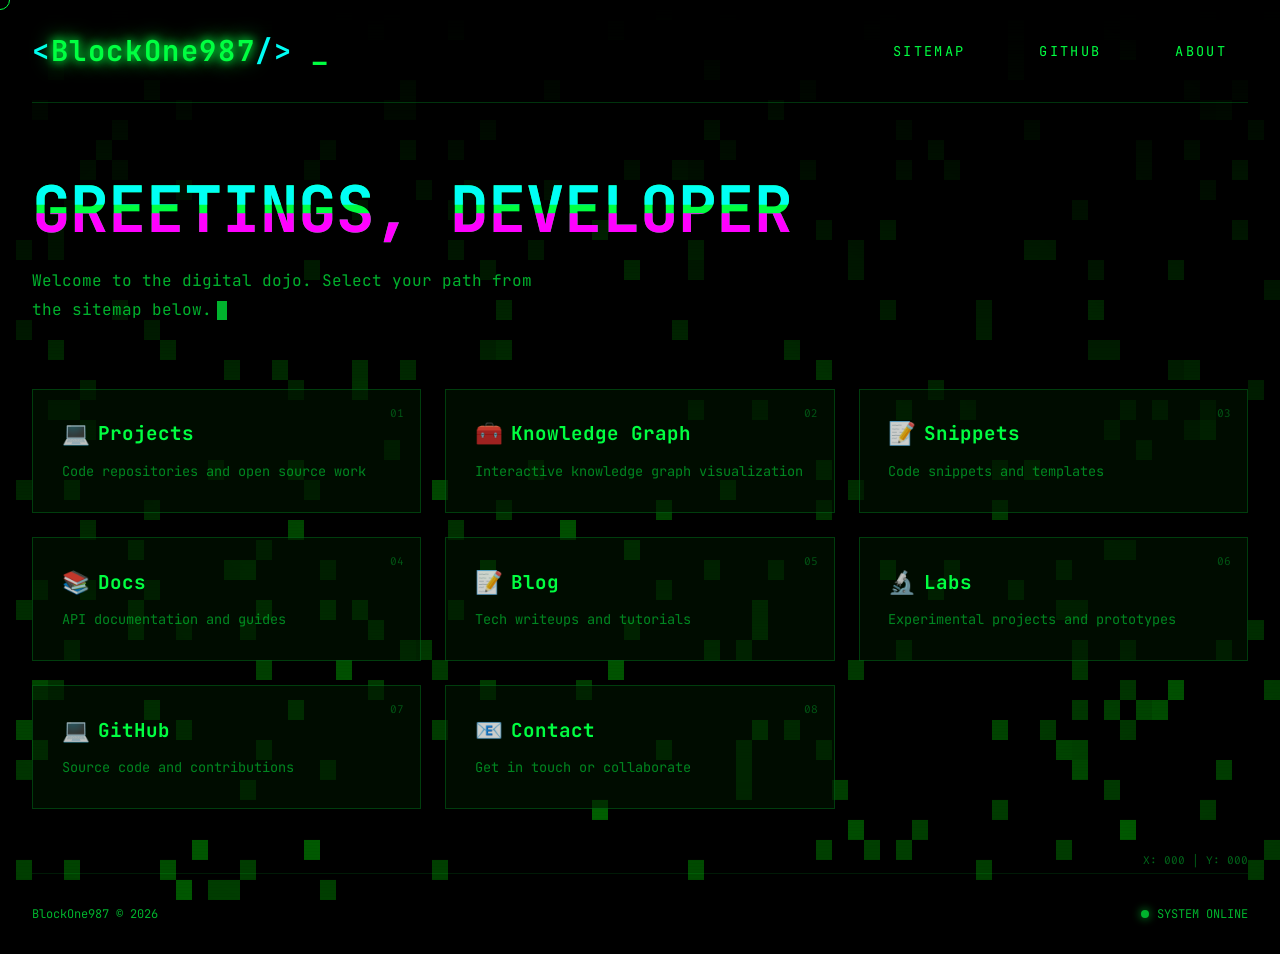
<file: index.html>
<!DOCTYPE html>
<html lang="en">
<head>
    <meta charset="UTF-8">
    <meta name="viewport" content="width=device-width, initial-scale=1.0">
    <title>BlockOne987 | Developer Portal</title>
    <link rel="preconnect" href="https://fonts.googleapis.com">
    <link rel="preconnect" href="https://fonts.gstatic.com" crossorigin>
    <link href="https://fonts.googleapis.com/css2?family=Fira+Code:wght@300;400;500;600;700&family=JetBrains+Mono:wght@400;500;700&display=swap" rel="stylesheet">
    <style>
        * {
            margin: 0;
            padding: 0;
            box-sizing: border-box;
        }

        :root {
            --matrix-green: #00ff41;
            --matrix-dark: #003b00;
            --matrix-light: #0d0208;
            --accent-cyan: #00fff5;
            --accent-pink: #ff00ff;
        }

        body {
            background: #000;
            overflow-x: hidden;
            font-family: 'JetBrains Mono', 'Fira Code', monospace;
            color: var(--matrix-green);
            cursor: crosshair;
        }

        #canvas {
            position: fixed;
            top: 0;
            left: 0;
            z-index: 0;
        }

        .overlay {
            position: fixed;
            top: 0;
            left: 0;
            width: 100%;
            height: 100%;
            background: radial-gradient(ellipse at center, transparent 0%, rgba(0, 0, 0, 0.4) 100%);
            pointer-events: none;
            z-index: 1;
        }

        .scanlines {
            position: fixed;
            top: 0;
            left: 0;
            width: 100%;
            height: 100%;
            background: repeating-linear-gradient(
                0deg,
                rgba(0, 0, 0, 0.1) 0px,
                rgba(0, 0, 0, 0.1) 1px,
                transparent 1px,
                transparent 3px
            );
            pointer-events: none;
            z-index: 2;
            opacity: 0.3;
        }

        .container {
            position: relative;
            z-index: 10;
            min-height: 100vh;
            padding: 2rem;
            display: flex;
            flex-direction: column;
        }

        header {
            display: flex;
            justify-content: space-between;
            align-items: center;
            padding-bottom: 2rem;
            border-bottom: 1px solid rgba(0, 255, 65, 0.2);
            animation: slideDown 0.8s ease-out;
        }

        @keyframes slideDown {
            from { transform: translateY(-100px); opacity: 0; }
            to { transform: translateY(0); opacity: 1; }
        }

        .logo {
            font-size: 1.8rem;
            font-weight: 700;
            letter-spacing: 0.1rem;
            position: relative;
        }

        .logo .bracket {
            color: var(--accent-cyan);
        }

        .logo .name {
            color: var(--matrix-green);
            text-shadow: 0 0 10px var(--matrix-green), 0 0 20px var(--matrix-green);
        }

        .logo::after {
            content: '_';
            animation: blink 1s infinite;
        }

        @keyframes blink {
            0%, 50% { opacity: 1; }
            51%, 100% { opacity: 0; }
        }

        nav {
            display: flex;
            gap: 2rem;
        }

        nav a {
            color: var(--matrix-green);
            text-decoration: none;
            font-size: 0.85rem;
            letter-spacing: 0.15rem;
            text-transform: uppercase;
            position: relative;
            padding: 0.5rem 0;
            transition: all 0.3s ease;
        }

        nav a::before {
            content: '[ ';
            opacity: 0;
            transition: opacity 0.3s;
        }

        nav a::after {
            content: ' ]';
            opacity: 0;
            transition: opacity 0.3s;
        }

        nav a:hover {
            text-shadow: 0 0 15px var(--matrix-green);
            transform: scale(1.05);
        }

        nav a:hover::before,
        nav a:hover::after {
            opacity: 0.7;
        }

        main {
            flex: 1;
            display: flex;
            flex-direction: column;
            justify-content: center;
            padding: 4rem 0;
        }

        .hero {
            margin-bottom: 4rem;
        }

        .hero h1 {
            font-size: clamp(2rem, 5vw, 4rem);
            font-weight: 700;
            margin-bottom: 1rem;
            position: relative;
            display: inline-block;
        }

        .hero h1 .glitch {
            position: relative;
            animation: glitch 2s infinite;
        }

        .hero h1 .glitch::before,
        .hero h1 .glitch::after {
            content: attr(data-text);
            position: absolute;
            top: 0;
            left: 0;
            width: 100%;
            height: 100%;
        }

        .hero h1 .glitch::before {
            color: var(--accent-cyan);
            animation: glitch-1 0.3s infinite;
            clip-path: polygon(0 0, 100% 0, 100% 45%, 0 45%);
        }

        .hero h1 .glitch::after {
            color: var(--accent-pink);
            animation: glitch-2 0.3s infinite;
            clip-path: polygon(0 55%, 100% 55%, 100% 100%, 0 100%);
        }

        @keyframes glitch {
            0%, 90%, 100% { transform: translate(0); }
            92% { transform: translate(-2px, 1px); }
            94% { transform: translate(2px, -1px); }
            96% { transform: translate(-1px, 2px); }
            98% { transform: translate(1px, -2px); }
        }

        @keyframes glitch-1 {
            0%, 100% { transform: translate(0); }
            20% { transform: translate(-3px, 0); }
            40% { transform: translate(3px, 0); }
            60% { transform: translate(-2px, 0); }
            80% { transform: translate(2px, 0); }
        }

        @keyframes glitch-2 {
            0%, 100% { transform: translate(0); }
            20% { transform: translate(3px, 0); }
            40% { transform: translate(-3px, 0); }
            60% { transform: translate(2px, 0); }
            80% { transform: translate(-2px, 0); }
        }

        .hero p {
            font-size: 1rem;
            opacity: 0.7;
            max-width: 500px;
            line-height: 1.8;
            animation: fadeIn 1s ease-out 0.3s both;
        }

        @keyframes fadeIn {
            from { opacity: 0; transform: translateY(20px); }
            to { opacity: 0.7; transform: translateY(0); }
        }

        .hero p .cursor {
            display: inline-block;
            width: 10px;
            height: 1.2em;
            background: var(--matrix-green);
            margin-left: 5px;
            animation: blink 1s infinite;
            vertical-align: text-bottom;
        }

        .sitemap {
            display: grid;
            grid-template-columns: repeat(auto-fill, minmax(300px, 1fr));
            gap: 1.5rem;
        }

        .site-link {
            background: rgba(0, 20, 0, 0.6);
            border: 1px solid rgba(0, 255, 65, 0.2);
            padding: 1.8rem;
            text-decoration: none;
            color: var(--matrix-green);
            transition: all 0.4s cubic-bezier(0.175, 0.885, 0.32, 1.275);
            position: relative;
            overflow: hidden;
            opacity: 0;
            transform: translateY(30px);
            animation: cardIn 0.6s ease-out forwards;
        }

        .site-link:nth-child(1) { animation-delay: 0.1s; }
        .site-link:nth-child(2) { animation-delay: 0.2s; }
        .site-link:nth-child(3) { animation-delay: 0.3s; }
        .site-link:nth-child(4) { animation-delay: 0.4s; }
        .site-link:nth-child(5) { animation-delay: 0.5s; }
        .site-link:nth-child(6) { animation-delay: 0.6s; }
        .site-link:nth-child(7) { animation-delay: 0.7s; }
        .site-link:nth-child(8) { animation-delay: 0.8s; }

        @keyframes cardIn {
            to { opacity: 1; transform: translateY(0); }
        }

        .site-link::before {
            content: '';
            position: absolute;
            top: 0;
            left: -100%;
            width: 100%;
            height: 2px;
            background: linear-gradient(90deg, transparent, var(--matrix-green), transparent);
            transition: left 0.5s ease;
        }

        .site-link::after {
            content: '';
            position: absolute;
            bottom: 0;
            right: -100%;
            width: 100%;
            height: 2px;
            background: linear-gradient(90deg, transparent, var(--accent-cyan), transparent);
            transition: right 0.5s ease 0.2s;
        }

        .site-link:hover {
            border-color: var(--matrix-green);
            box-shadow: 
                0 0 30px rgba(0, 255, 65, 0.2),
                inset 0 0 30px rgba(0, 255, 65, 0.05);
            transform: translateY(-5px) scale(1.02);
        }

        .site-link:hover::before {
            left: 100%;
        }

        .site-link:hover::after {
            right: 100%;
        }

        .site-link:hover h3 {
            text-shadow: 0 0 15px var(--matrix-green);
        }

        .site-link h3 {
            font-size: 1.2rem;
            margin-bottom: 0.8rem;
            display: flex;
            align-items: center;
            gap: 0.5rem;
            transition: all 0.3s ease;
        }

        .site-link h3 .icon {
            font-size: 1.4rem;
            opacity: 0.8;
        }

        .site-link p {
            font-size: 0.85rem;
            opacity: 0.5;
            line-height: 1.6;
            transition: opacity 0.3s;
        }

        .site-link:hover p {
            opacity: 0.8;
        }

        .site-link .index {
            position: absolute;
            top: 1rem;
            right: 1rem;
            font-size: 0.7rem;
            opacity: 0.3;
            font-family: 'Fira Code', monospace;
        }

        footer {
            margin-top: auto;
            padding-top: 2rem;
            border-top: 1px solid rgba(0, 255, 65, 0.15);
            display: flex;
            justify-content: space-between;
            align-items: center;
            font-size: 0.75rem;
            opacity: 0.5;
            animation: fadeIn 1s ease-out 1s both;
        }

        .status {
            display: flex;
            align-items: center;
            gap: 0.5rem;
        }

        .status-dot {
            width: 8px;
            height: 8px;
            background: var(--matrix-green);
            border-radius: 50%;
            animation: pulse 2s infinite;
            box-shadow: 0 0 10px var(--matrix-green);
        }

        @keyframes pulse {
            0%, 100% { opacity: 1; transform: scale(1); }
            50% { opacity: 0.5; transform: scale(0.8); }
        }

        .custom-cursor {
            position: fixed;
            width: 20px;
            height: 20px;
            border: 1px solid var(--matrix-green);
            border-radius: 50%;
            pointer-events: none;
            z-index: 9999;
            transform: translate(-50%, -50%);
            transition: transform 0.1s, width 0.3s, height 0.3s;
            mix-blend-mode: difference;
        }

        .custom-cursor.hover {
            width: 50px;
            height: 50px;
            border-color: var(--accent-cyan);
        }

        .coords {
            position: fixed;
            bottom: 2rem;
            right: 2rem;
            font-size: 0.7rem;
            opacity: 0.4;
            z-index: 10;
            font-family: 'Fira Code', monospace;
        }

        @media (max-width: 768px) {
            header {
                flex-direction: column;
                gap: 1.5rem;
                text-align: center;
            }

            nav {
                flex-wrap: wrap;
                justify-content: center;
                gap: 1rem;
            }

            .sitemap {
                grid-template-columns: 1fr;
            }

            footer {
                flex-direction: column;
                gap: 1rem;
                text-align: center;
            }

            .custom-cursor {
                display: none;
            }
        }
    </style>
</head>
<body>
    <canvas id="canvas"></canvas>
    <div class="overlay"></div>
    <div class="scanlines"></div>
    <div class="custom-cursor" id="cursor"></div>
    <div class="coords" id="coords">X: 000 | Y: 000</div>

    <div class="container">
        <header>
            <div class="logo">
                <span class="bracket">&lt;</span><span class="name">BlockOne987</span><span class="bracket">/&gt;</span>
            </div>
            <nav>
                <a href="#sitemap" data-hover>Sitemap</a>
                <a href="https://github.com/blockone987" target="_blank" data-hover>GitHub</a>
                <a href="#about" data-hover>About</a>
            </nav>
        </header>

        <main>
            <div class="hero">
                <h1>
                    <span class="glitch" data-text="GREETINGS, DEVELOPER">GREETINGS, DEVELOPER</span>
                </h1>
                    <p>Welcome to the digital dojo. Select your path from the sitemap below.<span class="cursor"></span></p>
            </div>

            <div class="sitemap" id="sitemap">
                <a href="projects.html" class="site-link" data-hover>
                    <span class="index">01</span>
                    <h3><span class="icon">&#x1F4BB;</span> Projects</h3>
                    <p>Code repositories and open source work</p>
                </a>
                
                <a href="graphify-out/graph.html" class="site-link" data-hover>
                    <span class="index">02</span>
                    <h3><span class="icon">&#x1F9F0;</span> Knowledge Graph</h3>
                    <p>Interactive knowledge graph visualization</p>
                </a>
                
                <a href="snippets.html" class="site-link" data-hover>
                    <span class="index">03</span>
                    <h3><span class="icon">&#x1F4DD;</span> Snippets</h3>
                    <p>Code snippets and templates</p>
                </a>
                
                <a href="docs.html" class="site-link" data-hover>
                    <span class="index">04</span>
                    <h3><span class="icon">&#x1F4DA;</span> Docs</h3>
                    <p>API documentation and guides</p>
                </a>
                
                <a href="blog.html" class="site-link" data-hover>
                    <span class="index">05</span>
                    <h3><span class="icon">&#x1F4DD;</span> Blog</h3>
                    <p>Tech writeups and tutorials</p>
                </a>
                
                <a href="labs.html" class="site-link" data-hover>
                    <span class="index">06</span>
                    <h3><span class="icon">&#x1F52C;</span> Labs</h3>
                    <p>Experimental projects and prototypes</p>
                </a>
                
                <a href="https://github.com/blockone987" target="_blank" class="site-link" data-hover>
                    <span class="index">07</span>
                    <h3><span class="icon">&#x1F4BB;</span> GitHub</h3>
                    <p>Source code and contributions</p>
                </a>
                
                <a href="contact.html" class="site-link" data-hover>
                    <span class="index">08</span>
                    <h3><span class="icon">&#x1F4E7;</span> Contact</h3>
                    <p>Get in touch or collaborate</p>
                </a>
            </div>
        </main>

        <footer>
            <div>BlockOne987 &copy; 2026</div>
            <div class="status">
                <span class="status-dot"></span>
                <span>SYSTEM ONLINE</span>
            </div>
        </footer>
    </div>

    <script>
        // WebGL Matrix Rain
        const canvas = document.getElementById('canvas');
        const gl = canvas.getContext('webgl') || canvas.getContext('experimental-webgl');

        function resize() {
            canvas.width = window.innerWidth;
            canvas.height = window.innerHeight;
            if (gl) {
                gl.viewport(0, 0, canvas.width, canvas.height);
            }
        }
        resize();
        window.addEventListener('resize', resize);

        const vertexShaderSource = `
            attribute vec2 position;
            void main() {
                gl_Position = vec4(position, 0.0, 1.0);
            }
        `;

        const fragmentShaderSource = `
            precision mediump float;
            uniform vec2 resolution;
            uniform float time;
            uniform float seed;
            
            float random(vec2 st) {
                return fract(sin(dot(st.xy, vec2(12.9898, 78.233))) * 43758.5453123 + seed);
            }
            
            void main() {
                vec2 st = gl_FragCoord.xy / resolution;
                float t = time * 0.5;
                
                vec2 grid = vec2(80.0, 45.0);
                vec2 id = floor(st * grid);
                
                float r = random(id + floor(t * 3.0));
                
                float brightness = step(0.97, r) * (0.5 + 0.5 * sin(t * 10.0 + r * 20.0));
                
                float col = step(0.92, r) * 0.4;
                col += brightness;
                
                float fade = 1.0 - st.y;
                col *= fade;
                
                gl_FragColor = vec4(0.0, col * 0.9, 0.0, 1.0);
            }
        `;

        function createShader(gl, type, source) {
            const shader = gl.createShader(type);
            gl.shaderSource(shader, source);
            gl.compileShader(shader);
            return shader;
        }

        function createProgram(gl, vertexShader, fragmentShader) {
            const program = gl.createProgram();
            gl.attachShader(program, vertexShader);
            gl.attachShader(program, fragmentShader);
            gl.linkProgram(program);
            return program;
        }

        const vertexShader = createShader(gl, gl.VERTEX_SHADER, vertexShaderSource);
        const fragmentShader = createShader(gl, gl.FRAGMENT_SHADER, fragmentShaderSource);
        const program = createProgram(gl, vertexShader, fragmentShader);

        const positionBuffer = gl.createBuffer();
        gl.bindBuffer(gl.ARRAY_BUFFER, positionBuffer);
        gl.bufferData(gl.ARRAY_BUFFER, new Float32Array([
            -1, -1, 1, -1, -1, 1,
            -1, 1, 1, -1, 1, 1
        ]), gl.STATIC_DRAW);

        const positionLocation = gl.getAttribLocation(program, 'position');
        const resolutionLocation = gl.getUniformLocation(program, 'resolution');
        const timeLocation = gl.getUniformLocation(program, 'time');
        const seedLocation = gl.getUniformLocation(program, 'seed');

        let startTime = Date.now();
        let mouseX = 0, mouseY = 0;

        function render() {
            const time = (Date.now() - startTime) / 1000;
            
            gl.useProgram(program);
            gl.enableVertexAttribArray(positionLocation);
            gl.bindBuffer(gl.ARRAY_BUFFER, positionBuffer);
            gl.vertexAttribPointer(positionLocation, 2, gl.FLOAT, false, 0, 0);
            
            gl.uniform2f(resolutionLocation, canvas.width, canvas.height);
            gl.uniform1f(timeLocation, time);
            gl.uniform1f(seedLocation, Math.random() * 100);
            
            gl.drawArrays(gl.TRIANGLES, 0, 6);
            
            requestAnimationFrame(render);
        }
        render();

        // Custom Cursor
        const cursor = document.getElementById('cursor');
        const coords = document.getElementById('coords');

        document.addEventListener('mousemove', (e) => {
            cursor.style.left = e.clientX + 'px';
            cursor.style.top = e.clientY + 'px';
            coords.textContent = `X: ${e.clientX.toString().padStart(3, '0')} | Y: ${e.clientY.toString().padStart(3, '0')}`;
        });

        // Hover effects
        document.querySelectorAll('[data-hover]').forEach(el => {
            el.addEventListener('mouseenter', () => cursor.classList.add('hover'));
            el.addEventListener('mouseleave', () => cursor.classList.remove('hover'));
        });

        // Random text glitch on click
        document.addEventListener('click', () => {
            const glitchText = document.querySelector('.glitch');
            const chars = '!@#$%^&*()_+-=[]{}|;:,.<>?/~`';
            let iterations = 0;
            const interval = setInterval(() => {
                glitchText.setAttribute('data-text', 
                    Array(20).fill(0).map(() => chars[Math.floor(Math.random() * chars.length)]).join('')
                );
                iterations++;
                if (iterations > 5) {
                    clearInterval(interval);
                    glitchText.setAttribute('data-text', 'GREETINGS, DEVELOPER');
                }
            }, 50);
        });
    </script>
</body>
</html>
</file>
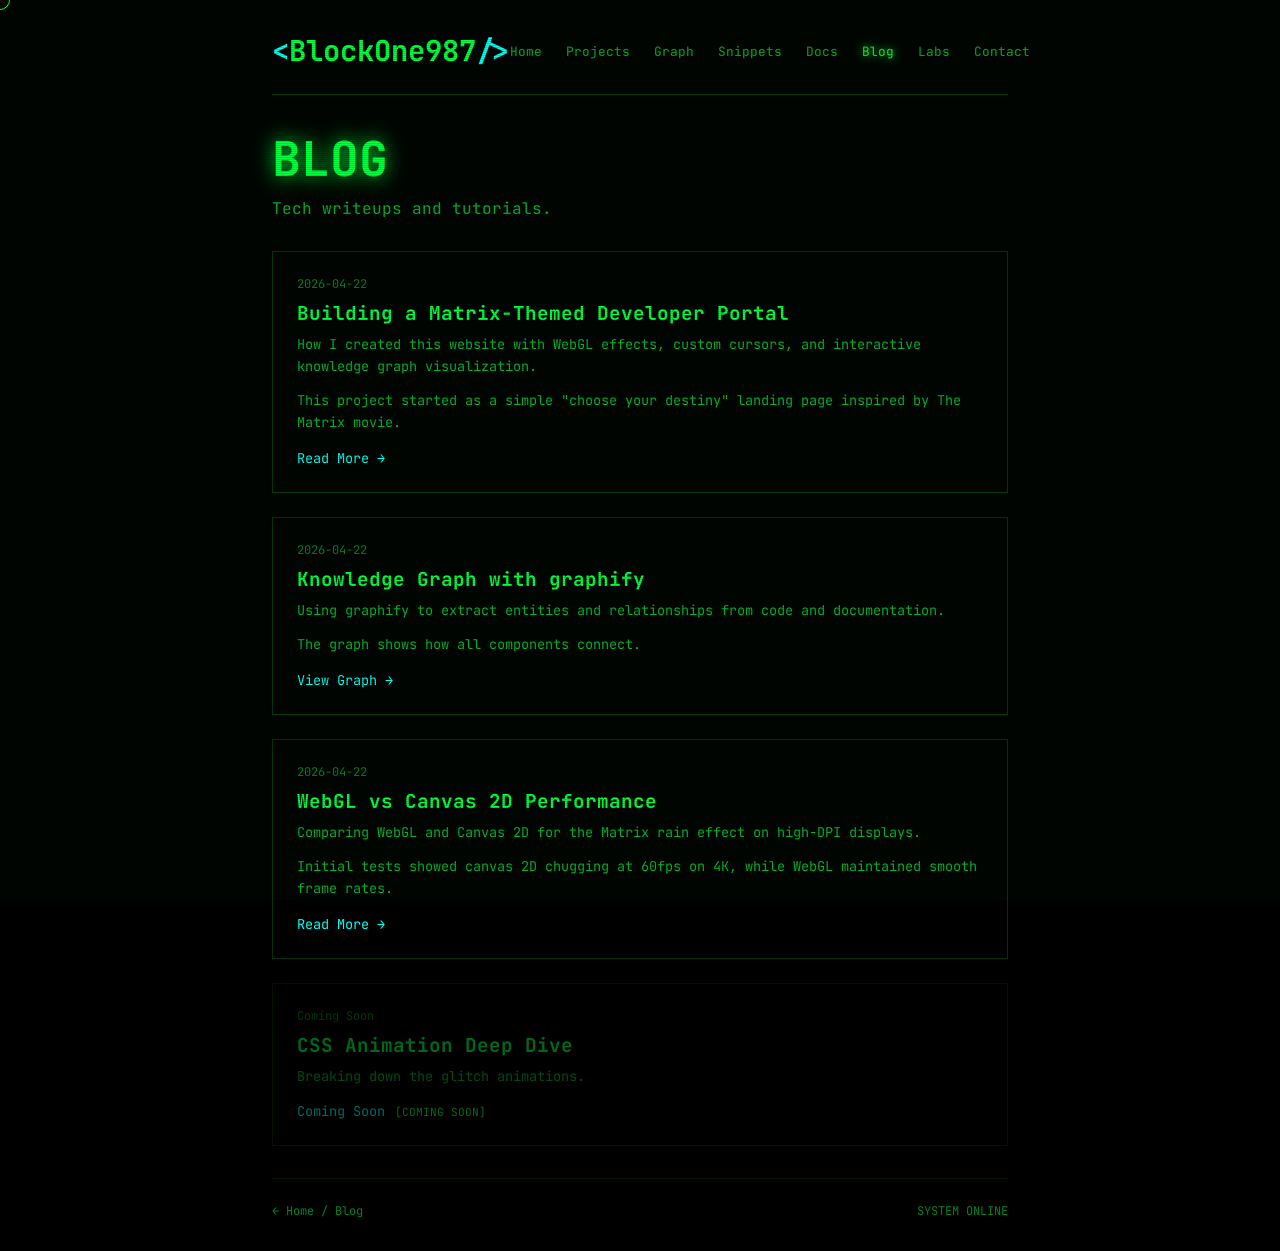
<file: blog.html>
<!DOCTYPE html>
<html lang="en">
<head>
    <meta charset="UTF-8">
    <meta name="viewport" content="width=device-width, initial-scale=1.0">
    <title>Blog | BlockOne987</title>
    <link rel="preconnect" href="https://fonts.googleapis.com">
    <link rel="preconnect" href="https://fonts.gstatic.com" crossorigin>
    <link href="https://fonts.googleapis.com/css2?family=Fira+Code:wght@300;400;500;600;700&family=JetBrains+Mono:wght@400;500;700&display=swap" rel="stylesheet">
    <style>
        * { margin: 0; padding: 0; box-sizing: border-box; }
        :root { --matrix-green: #00ff41; --accent-cyan: #00fff5; --accent-pink: #ff00ff; }
        body { background: #000; font-family: 'JetBrains Mono', monospace; color: var(--matrix-green); overflow-x: hidden; }
        
        .crt-overlay { position: fixed; top: 0; left: 0; width: 100%; height: 100%; background: repeating-linear-gradient(0deg, rgba(0,0,0,0.15) 0px, rgba(0,0,0,0.15) 1px, transparent 1px, transparent 2px); pointer-events: none; z-index: 100; }
        .screen-flicker { position: fixed; top: 0; left: 0; width: 100%; height: 100%; background: rgba(0,255,65,0.02); pointer-events: none; z-index: 101; animation: flicker 0.15s infinite; }
        @keyframes flicker { 0% { opacity: 0.97; } 50% { opacity: 1; } 100% { opacity: 0.98; } }
        
        .container { position: relative; z-index: 10; min-height: 100vh; padding: 2rem; max-width: 800px; margin: 0 auto; }
        header { display: flex; justify-content: space-between; align-items: center; padding-bottom: 1.5rem; border-bottom: 1px solid rgba(0,255,65,0.2); }
        .logo { font-size: 1.8rem; font-weight: 700; }
        .logo a { color: var(--matrix-green); text-decoration: none; }
        .logo::before { content: '<'; color: var(--accent-cyan); }
        .logo::after { content: '/>'; color: var(--accent-cyan); animation: blink 1s infinite; }
        @keyframes blink { 0%,50% { opacity: 1; } 51%,100% { opacity: 0; } }
        
        nav { display: flex; gap: 1.5rem; }
        nav a { color: var(--matrix-green); text-decoration: none; font-size: 0.8rem; opacity: 0.7; }
        nav a:hover, nav a.active { opacity: 1; text-shadow: 0 0 10px var(--matrix-green); }
        
        main { padding: 2rem 0; }
        .hero h1 { font-size: 3rem; margin-bottom: 0.5rem; text-shadow: 0 0 20px var(--matrix-green); }
        .hero p { opacity: 0.7; margin-bottom: 2rem; }
        
        .blog-list { display: flex; flex-direction: column; gap: 1.5rem; }
        .blog-post { border: 1px solid rgba(0,255,65,0.2); padding: 1.5rem; transition: all 0.3s; }
        .blog-post:hover { border-color: var(--matrix-green); background: rgba(0,255,65,0.03); box-shadow: 0 0 15px rgba(0,255,65,0.2); }
        .post-date { font-size: 0.75rem; opacity: 0.5; margin-bottom: 0.5rem; }
        .blog-post h3 { font-size: 1.2rem; margin-bottom: 0.5rem; }
        .blog-post p { font-size: 0.85rem; opacity: 0.7; line-height: 1.6; margin-bottom: 0.8rem; }
        .blog-post a { color: var(--accent-cyan); text-decoration: none; font-size: 0.85rem; }
        .blog-post a:hover { text-shadow: 0 0 10px var(--accent-cyan); }
        .coming-soon { opacity: 0.4; }
        .coming-soon::after { content: ' [COMING SOON]'; font-size: 0.7rem; }
        
        footer { padding-top: 1.5rem; border-top: 1px solid rgba(0,255,65,0.15); display: flex; justify-content: space-between; font-size: 0.75rem; opacity: 0.5; }
        footer a { color: var(--matrix-green); text-decoration: none; }
        
        .custom-cursor { position: fixed; width: 20px; height: 20px; border: 1px solid var(--matrix-green); border-radius: 50%; pointer-events: none; z-index: 9999; transform: translate(-50%,-50%); mix-blend-mode: difference; }
        
        @media (max-width: 768px) { header { flex-direction: column; gap: 1rem; } nav { flex-wrap: wrap; } }
    </style>
</head>
<body>
    <div class="crt-overlay"></div>
    <div class="screen-flicker"></div>
    <div class="custom-cursor" id="cursor"></div>
    <div class="container">
        <header>
            <div class="logo"><a href="index.html">BlockOne987</a></div>
            <nav>
                <a href="index.html">Home</a>
                <a href="projects.html">Projects</a>
                <a href="graphify-out/graph.html">Graph</a>
                <a href="snippets.html">Snippets</a>
                <a href="docs.html">Docs</a>
                <a href="blog.html" class="active">Blog</a>
                <a href="labs.html">Labs</a>
                <a href="contact.html">Contact</a>
            </nav>
        </header>
        <main>
            <div class="hero">
                <h1>BLOG</h1>
                <p>Tech writeups and tutorials.</p>
            </div>
            <div class="blog-list">
                <article class="blog-post">
                    <div class="post-date">2026-04-22</div>
                    <h3>Building a Matrix-Themed Developer Portal</h3>
                    <p>How I created this website with WebGL effects, custom cursors, and interactive knowledge graph visualization.</p>
                    <p>This project started as a simple "choose your destiny" landing page inspired by The Matrix movie.</p>
                    <a href="#">Read More &rarr;</a>
                </article>
                <article class="blog-post">
                    <div class="post-date">2026-04-22</div>
                    <h3>Knowledge Graph with graphify</h3>
                    <p>Using graphify to extract entities and relationships from code and documentation.</p>
                    <p>The graph shows how all components connect.</p>
                    <a href="graphify-out/graph.html">View Graph &rarr;</a>
                </article>
                <article class="blog-post">
                    <div class="post-date">2026-04-22</div>
                    <h3>WebGL vs Canvas 2D Performance</h3>
                    <p>Comparing WebGL and Canvas 2D for the Matrix rain effect on high-DPI displays.</p>
                    <p>Initial tests showed canvas 2D chugging at 60fps on 4K, while WebGL maintained smooth frame rates.</p>
                    <a href="#">Read More &rarr;</a>
                </article>
                <article class="blog-post coming-soon">
                    <div class="post-date">Coming Soon</div>
                    <h3>CSS Animation Deep Dive</h3>
                    <p>Breaking down the glitch animations.</p>
                    <a href="#">Coming Soon</a>
                </article>
            </div>
        </main>
        <footer>
            <div><a href="index.html">&larr; Home</a> / Blog</div>
            <div>SYSTEM ONLINE</div>
        </footer>
    </div>
    <script>
        const cursor = document.getElementById('cursor');
        document.addEventListener('mousemove', e => { cursor.style.left = e.clientX + 'px'; cursor.style.top = e.clientY + 'px'; });
        document.querySelectorAll('a, .blog-post').forEach(el => { el.addEventListener('mouseenter', () => cursor.classList.add('hover')); el.addEventListener('mouseleave', () => cursor.classList.remove('hover')); });
    </script>
</body>
</html>
</file>
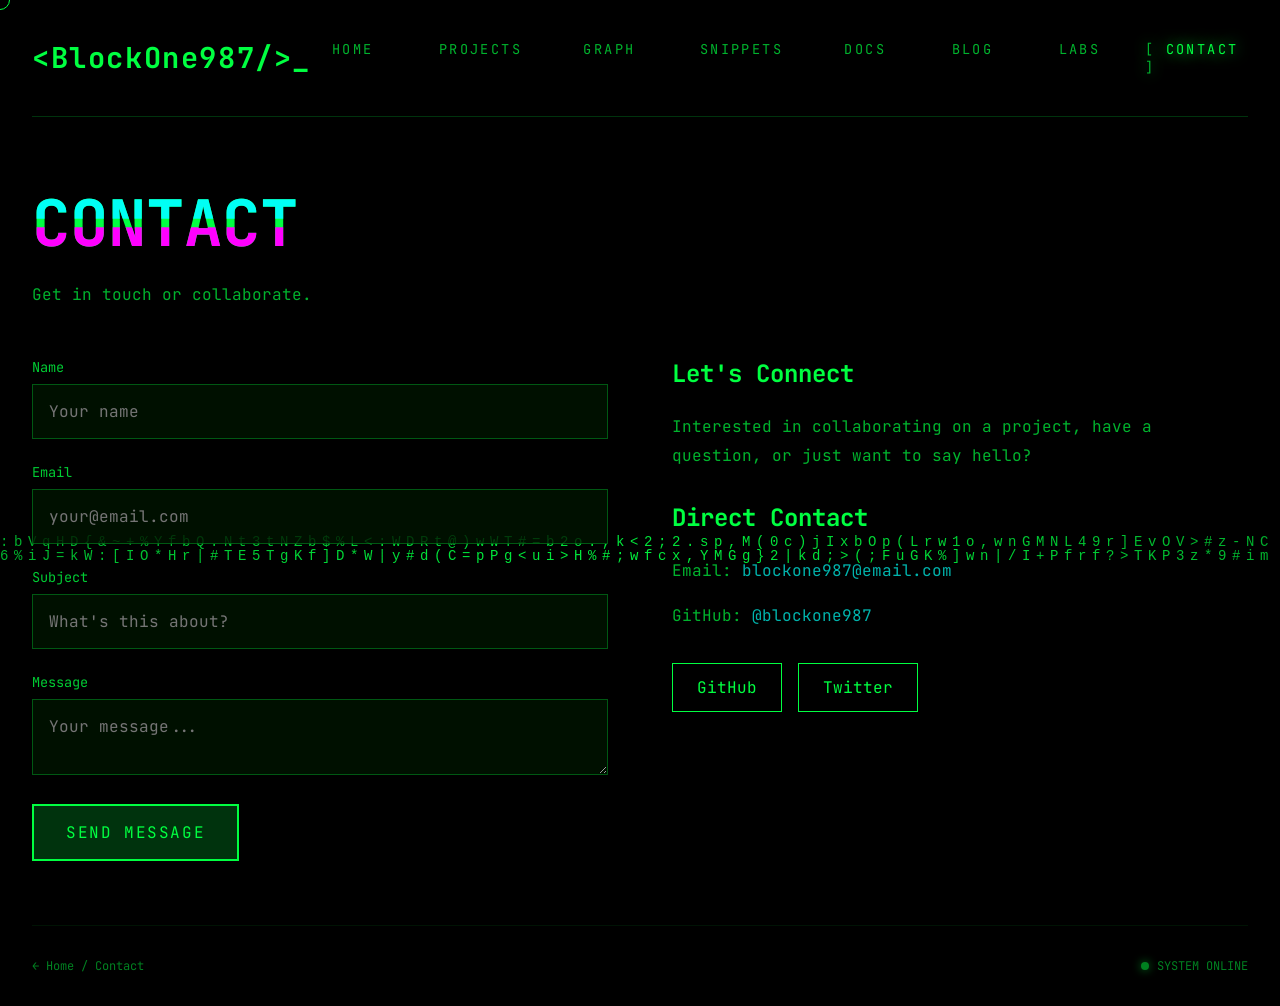
<file: contact.html>
<!DOCTYPE html>
<html lang="en">
<head>
    <meta charset="UTF-8">
    <meta name="viewport" content="width=device-width, initial-scale=1.0">
    <title>Contact | BlockOne987</title>
    <link rel="preconnect" href="https://fonts.googleapis.com">
    <link rel="preconnect" href="https://fonts.gstatic.com" crossorigin>
    <link href="https://fonts.googleapis.com/css2?family=Fira+Code:wght@300;400;500;600;700&family=JetBrains+Mono:wght@400;500;700&display=swap" rel="stylesheet">
    <style>
        * { margin: 0; padding: 0; box-sizing: border-box; }
        :root { --matrix-green: #00ff41; --accent-cyan: #00fff5; --accent-pink: #ff00ff; }
        body { background: #000; overflow-x: hidden; font-family: 'JetBrains Mono', 'Fira Code', monospace; color: var(--matrix-green); cursor: crosshair; }
        #canvas { position: fixed; top: 0; left: 0; z-index: 0; }
        .overlay { position: fixed; top: 0; left: 0; width: 100%; height: 100%; background: radial-gradient(ellipse at center, transparent 0%, rgba(0, 0, 0, 0.4) 100%); pointer-events: none; z-index: 1; }
        .scanlines { position: fixed; top: 0; left: 0; width: 100%; height: 100%; background: repeating-linear-gradient(0deg, rgba(0, 0, 0, 0.1) 0px, rgba(0, 0, 0, 0.1) 1px, transparent 1px, transparent 3px); pointer-events: none; z-index: 2; opacity: 0.3; }
        .container { position: relative; z-index: 10; min-height: 100vh; padding: 2rem; display: flex; flex-direction: column; }
        header { display: flex; justify-content: space-between; align-items: center; padding-bottom: 2rem; border-bottom: 1px solid rgba(0, 255, 65, 0.2); animation: slideDown 0.8s ease-out; }
        @keyframes slideDown { from { transform: translateY(-100px); opacity: 0; } to { transform: translateY(0); opacity: 1; } }
        .logo { font-size: 1.8rem; font-weight: 700; letter-spacing: 0.1rem; }
        .logo a { color: var(--matrix-green); text-decoration: none; }
        .logo a:hover { text-shadow: 0 0 10px var(--matrix-green), 0 0 20px var(--matrix-green); }
        .logo::after { content: '_'; animation: blink 1s infinite; }
        @keyframes blink { 0%, 50% { opacity: 1; } 51%, 100% { opacity: 0; } }
        nav { display: flex; gap: 2rem; }
        nav a { color: var(--matrix-green); text-decoration: none; font-size: 0.85rem; letter-spacing: 0.15rem; text-transform: uppercase; padding: 0.5rem 0; transition: all 0.3s; opacity: 0.7; }
        nav a:hover, nav a.active { opacity: 1; text-shadow: 0 0 15px var(--matrix-green); }
        nav a::before { content: '[ '; opacity: 0; }
        nav a::after { content: ' ]'; opacity: 0; }
        nav a:hover::before, nav a:hover::after, nav a.active::before, nav a.active::after { opacity: 0.7; }
        main { flex: 1; display: flex; flex-direction: column; justify-content: center; padding: 4rem 0; }
        .hero h1 { font-size: clamp(2rem, 5vw, 4rem); font-weight: 700; margin-bottom: 1rem; }
        .hero h1 .glitch { position: relative; animation: glitch 2s infinite; }
        .hero h1 .glitch::before, .hero h1 .glitch::after { content: attr(data-text); position: absolute; top: 0; left: 0; width: 100%; height: 100%; }
        .hero h1 .glitch::before { color: var(--accent-cyan); animation: glitch-1 0.3s infinite; clip-path: polygon(0 0, 100% 0, 100% 45%, 0 45%); }
        .hero h1 .glitch::after { color: var(--accent-pink); animation: glitch-2 0.3s infinite; clip-path: polygon(0 55%, 100% 55%, 100% 100%, 0 100%); }
        @keyframes glitch { 0%, 90%, 100% { transform: translate(0); } }
        .hero p { font-size: 1rem; opacity: 0.7; max-width: 500px; line-height: 1.8; animation: fadeIn 1s ease-out 0.3s both; margin-bottom: 3rem; }
        @keyframes fadeIn { from { opacity: 0; transform: translateY(20px); } to { opacity: 0.7; transform: translateY(0); } }
        .contact-grid { display: grid; grid-template-columns: 1fr 1fr; gap: 4rem; }
        .form-group { margin-bottom: 1.5rem; }
        .form-group label { display: block; margin-bottom: 0.5rem; font-size: 0.85rem; opacity: 0.8; }
        .form-group input, .form-group textarea { width: 100%; background: rgba(0, 20, 0, 0.8); border: 1px solid rgba(0, 255, 65, 0.3); padding: 1rem; color: var(--matrix-green); font-family: 'JetBrains Mono', monospace; font-size: 1rem; transition: all 0.3s; }
        .form-group input:focus, .form-group textarea:focus { outline: none; border-color: var(--matrix-green); box-shadow: 0 0 20px rgba(0, 255, 65, 0.3); }
        .btn-submit { background: rgba(0, 255, 65, 0.2); border: 2px solid var(--matrix-green); color: var(--matrix-green); padding: 1rem 2rem; font-family: 'JetBrains Mono', monospace; font-size: 1rem; cursor: pointer; transition: all 0.3s; text-transform: uppercase; letter-spacing: 0.1rem; }
        .btn-submit:hover { background: var(--matrix-green); color: #000; box-shadow: 0 0 30px rgba(0, 255, 65, 0.5); }
        .contact-info h3 { font-size: 1.5rem; margin-bottom: 1.5rem; color: var(--matrix-green); }
        .contact-info p { margin-bottom: 1rem; opacity: 0.7; line-height: 1.8; }
        .contact-info a { color: var(--accent-cyan); text-decoration: none; }
        .social-links { display: flex; gap: 1rem; margin-top: 2rem; }
        .social-links a { padding: 0.8rem 1.5rem; border: 1px solid var(--matrix-green); color: var(--matrix-green); text-decoration: none; transition: all 0.3s; }
        .social-links a:hover { background: var(--matrix-green); color: #000; }
        footer { margin-top: auto; padding-top: 2rem; border-top: 1px solid rgba(0, 255, 65, 0.15); display: flex; justify-content: space-between; align-items: center; font-size: 0.75rem; opacity: 0.5; }
        .breadcrumbs a { color: var(--matrix-green); text-decoration: none; }
        .status { display: flex; align-items: center; gap: 0.5rem; }
        .status-dot { width: 8px; height: 8px; background: var(--matrix-green); border-radius: 50%; animation: pulse 2s infinite; box-shadow: 0 0 10px var(--matrix-green); }
        @keyframes pulse { 0%, 100% { opacity: 1; transform: scale(1); } 50% { opacity: 0.5; transform: scale(0.8); } }
        .custom-cursor { position: fixed; width: 20px; height: 20px; border: 1px solid var(--matrix-green); border-radius: 50%; pointer-events: none; z-index: 9999; transform: translate(-50%, -50%); mix-blend-mode: difference; }
        .custom-cursor.hover { width: 50px; height: 50px; border-color: var(--accent-cyan); }
        @media (max-width: 768px) { header { flex-direction: column; } nav { flex-wrap: wrap; gap: 1rem; } .contact-grid { grid-template-columns: 1fr; } footer { flex-direction: column; } }
    </style>
</head>
<body>
    <canvas id="canvas"></canvas>
    <div class="overlay"></div>
    <div class="scanlines"></div>
    <div class="custom-cursor" id="cursor"></div>
    <div class="container">
        <header>
            <div class="logo"><a href="index.html">&lt;BlockOne987/&gt;</a></div>
            <nav>
                <a href="index.html">Home</a>
                <a href="projects.html">Projects</a>
                <a href="graphify-out/graph.html">Graph</a>
                <a href="snippets.html">Snippets</a>
                <a href="docs.html">Docs</a>
                <a href="blog.html">Blog</a>
                <a href="labs.html">Labs</a>
                <a href="contact.html" class="active">Contact</a>
            </nav>
        </header>
        <main>
            <div class="hero">
                <h1><span class="glitch" data-text="CONTACT">CONTACT</span></h1>
                <p>Get in touch or collaborate.</p>
            </div>
            <div class="contact-grid">
                <div class="contact-form">
                    <form>
                        <div class="form-group"><label>Name</label><input type="text" placeholder="Your name"></div>
                        <div class="form-group"><label>Email</label><input type="email" placeholder="your@email.com"></div>
                        <div class="form-group"><label>Subject</label><input type="text" placeholder="What's this about?"></div>
                        <div class="form-group"><label>Message</label><textarea placeholder="Your message..."></textarea></div>
                        <button class="btn-submit">Send Message</button>
                    </form>
                </div>
                <div class="contact-info">
                    <h3>Let's Connect</h3>
                    <p>Interested in collaborating on a project, have a question, or just want to say hello?</p>
                    <h3 style="margin-top:2rem;">Direct Contact</h3>
                    <p>Email: <a href="mailto:blockone987@email.com">blockone987@email.com</a></p>
                    <p>GitHub: <a href="https://github.com/blockone987" target="_blank">@blockone987</a></p>
                    <div class="social-links">
                        <a href="https://github.com/blockone987" target="_blank">GitHub</a>
                        <a href="https://twitter.com/blockone987" target="_blank">Twitter</a>
                    </div>
                </div>
            </div>
        </main>
        <footer>
            <div class="breadcrumbs"><a href="index.html">&larr; Home</a> / Contact</div>
            <div class="status"><span class="status-dot"></span><span>SYSTEM ONLINE</span></div>
        </footer>
    </div>
    <script>
        const canvas = document.getElementById('canvas'), ctx = canvas.getContext('2d');
        canvas.width = window.innerWidth; canvas.height = window.innerHeight;
        const chars = 'ABCDEFGHIJKLMNOPQRSTUVWXYZabcdefghijklmnopqrstuvwxyz0123456789@#$%^&*()*&^%+-=[]{}|;:,.<>?/~';
        const charArray = chars.split(''), fontSize = 14, drops = Array(Math.floor(canvas.width / fontSize)).fill(1);
        function draw() { ctx.fillStyle = 'rgba(0,0,0,0.03)'; ctx.fillRect(0, 0, canvas.width, canvas.height); ctx.fillStyle = '#00ff41'; ctx.font = fontSize + 'px monospace'; for (let i = 0; i < drops.length; i++) { ctx.fillText(charArray[Math.floor(Math.random() * charArray.length)], i * fontSize, drops[i] * fontSize); if (drops[i] * fontSize > canvas.height && Math.random() > 0.975) drops[i] = 0; drops[i]++; } }
        setInterval(draw, 50); window.addEventListener('resize', () => { canvas.width = window.innerWidth; canvas.height = window.innerHeight; });
        const cursor = document.getElementById('cursor');
        document.addEventListener('mousemove', e => { cursor.style.left = e.clientX + 'px'; cursor.style.top = e.clientY + 'px'; });
        document.querySelectorAll('a, button, input, textarea').forEach(el => { el.addEventListener('mouseenter', () => cursor.classList.add('hover')); el.addEventListener('mouseleave', () => cursor.classList.remove('hover')); });
    </script>
</body>
</html>
</file>
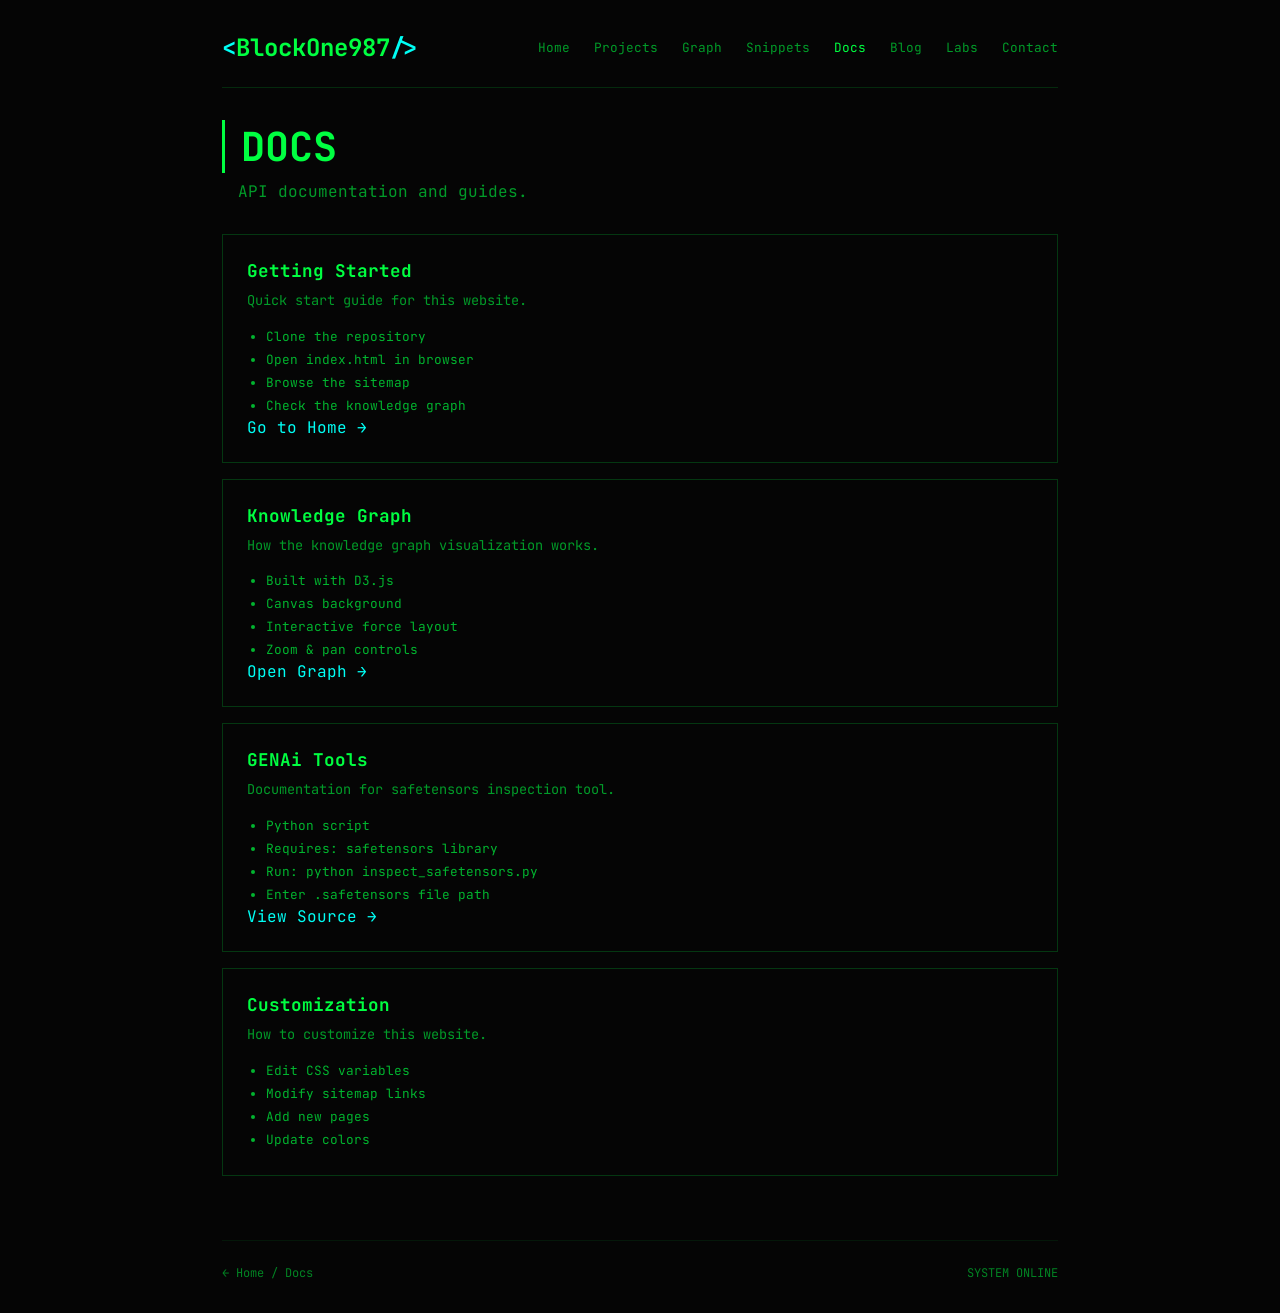
<file: docs.html>
<!DOCTYPE html>
<html lang="en">
<head>
    <meta charset="UTF-8">
    <meta name="viewport" content="width=device-width, initial-scale=1.0">
    <title>Docs | BlockOne987</title>
    <link rel="preconnect" href="https://fonts.googleapis.com">
    <link rel="preconnect" href="https://fonts.gstatic.com" crossorigin>
    <link href="https://fonts.googleapis.com/css2?family=Fira+Code:wght@300;400;500;600;700&family=JetBrains+Mono:wght@400;500;700&display=swap" rel="stylesheet">
    <style>
        * { margin: 0; padding: 0; box-sizing: border-box; }
        :root { --matrix-green: #00ff41; --accent-cyan: #00fff5; --accent-pink: #ff00ff; }
        body { background: #050505; font-family: 'JetBrains Mono', monospace; color: var(--matrix-green); }
        
        .container { min-height: 100vh; padding: 2rem; display: flex; flex-direction: column; max-width: 900px; margin: 0 auto; }
        header { display: flex; justify-content: space-between; align-items: center; padding-bottom: 1.5rem; border-bottom: 1px solid rgba(0,255,65,0.15); margin-bottom: 2rem; }
        .logo { font-size: 1.5rem; font-weight: 700; }
        .logo a { color: var(--matrix-green); text-decoration: none; }
        .logo a:hover { text-shadow: 0 0 10px var(--matrix-green); }
        .logo::before { content: '<'; color: var(--accent-cyan); }
        .logo::after { content: '/>'; color: var(--accent-cyan); animation: blink 1s infinite; }
        @keyframes blink { 0%,50% { opacity: 1; } 51%,100% { opacity: 0; } }
        
        nav { display: flex; gap: 1.5rem; }
        nav a { color: var(--matrix-green); text-decoration: none; font-size: 0.8rem; opacity: 0.6; transition: opacity 0.3s; }
        nav a:hover, nav a.active { opacity: 1; }
        
        main { flex: 1; }
        .hero h1 { font-size: 2.5rem; margin-bottom: 0.5rem; border-left: 3px solid var(--matrix-green); padding-left: 1rem; }
        .hero p { opacity: 0.6; padding-left: 1rem; margin-bottom: 2rem; }
        
        .doc-card { border: 1px solid rgba(0,255,65,0.2); padding: 1.5rem; margin-bottom: 1rem; transition: all 0.3s; }
        .doc-card:hover { border-color: var(--matrix-green); background: rgba(0,255,65,0.03); }
        .doc-card h3 { font-size: 1.1rem; margin-bottom: 0.5rem; }
        .doc-card p { font-size: 0.85rem; opacity: 0.6; line-height: 1.6; }
        .doc-card ul { margin-top: 0.8rem; padding-left: 1.2rem; opacity: 0.7; font-size: 0.8rem; line-height: 1.8; }
        .doc-card a { color: var(--accent-cyan); text-decoration: none; }
        
        footer { margin-top: 3rem; padding-top: 1.5rem; border-top: 1px solid rgba(0,255,65,0.15); display: flex; justify-content: space-between; font-size: 0.75rem; opacity: 0.5; }
        footer a { color: var(--matrix-green); text-decoration: none; }
        
        @media (max-width: 768px) { header { flex-direction: column; gap: 1rem; } nav { flex-wrap: wrap; } }
    </style>
</head>
<body>
    <div class="container">
        <header>
            <div class="logo"><a href="index.html">BlockOne987</a></div>
            <nav>
                <a href="index.html">Home</a>
                <a href="projects.html">Projects</a>
                <a href="graphify-out/graph.html">Graph</a>
                <a href="snippets.html">Snippets</a>
                <a href="docs.html" class="active">Docs</a>
                <a href="blog.html">Blog</a>
                <a href="labs.html">Labs</a>
                <a href="contact.html">Contact</a>
            </nav>
        </header>
        <main>
            <div class="hero">
                <h1>DOCS</h1>
                <p>API documentation and guides.</p>
            </div>
            <div class="doc-card">
                <h3>Getting Started</h3>
                <p>Quick start guide for this website.</p>
                <ul>
                    <li>Clone the repository</li>
                    <li>Open index.html in browser</li>
                    <li>Browse the sitemap</li>
                    <li>Check the knowledge graph</li>
                </ul>
                <a href="index.html">Go to Home &rarr;</a>
            </div>
            <div class="doc-card">
                <h3>Knowledge Graph</h3>
                <p>How the knowledge graph visualization works.</p>
                <ul>
                    <li>Built with D3.js</li>
                    <li>Canvas background</li>
                    <li>Interactive force layout</li>
                    <li>Zoom &amp; pan controls</li>
                </ul>
                <a href="graphify-out/graph.html">Open Graph &rarr;</a>
            </div>
            <div class="doc-card">
                <h3>GENAi Tools</h3>
                <p>Documentation for safetensors inspection tool.</p>
                <ul>
                    <li>Python script</li>
                    <li>Requires: safetensors library</li>
                    <li>Run: python inspect_safetensors.py</li>
                    <li>Enter .safetensors file path</li>
                </ul>
                <a href="tools/GENAi/inspect_safetensors.py">View Source &rarr;</a>
            </div>
            <div class="doc-card">
                <h3>Customization</h3>
                <p>How to customize this website.</p>
                <ul>
                    <li>Edit CSS variables</li>
                    <li>Modify sitemap links</li>
                    <li>Add new pages</li>
                    <li>Update colors</li>
                </ul>
            </div>
        </main>
        <footer>
            <div><a href="index.html">&larr; Home</a> / Docs</div>
            <div>SYSTEM ONLINE</div>
        </footer>
    </div>
</body>
</html>
</file>
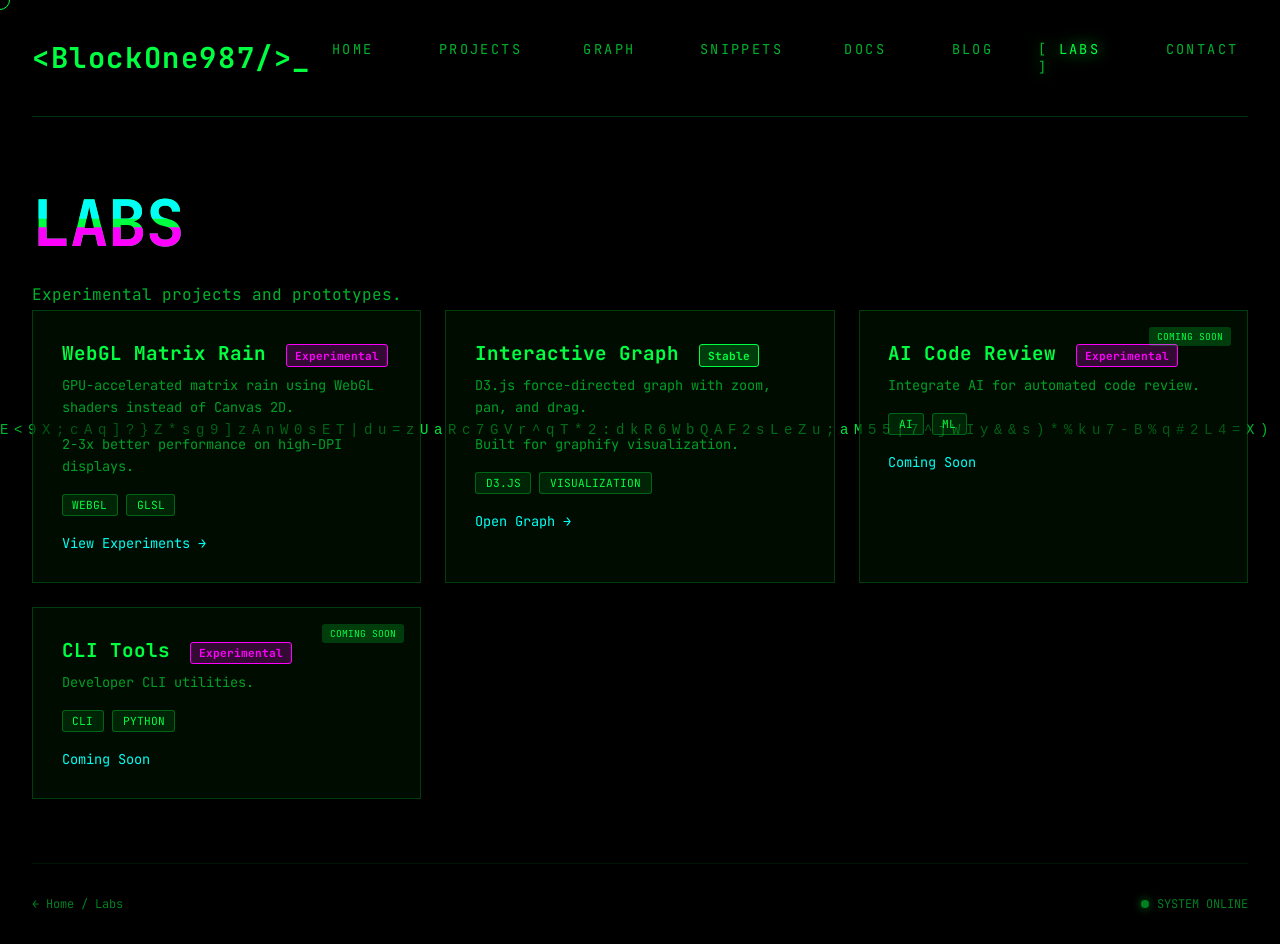
<file: labs.html>
<!DOCTYPE html>
<html lang="en">
<head>
    <meta charset="UTF-8">
    <meta name="viewport" content="width=device-width, initial-scale=1.0">
    <title>Labs | BlockOne987</title>
    <link rel="preconnect" href="https://fonts.googleapis.com">
    <link rel="preconnect" href="https://fonts.gstatic.com" crossorigin>
    <link href="https://fonts.googleapis.com/css2?family=Fira+Code:wght@300;400;500;600;700&family=JetBrains+Mono:wght@400;500;700&display=swap" rel="stylesheet">
    <style>
        * { margin: 0; padding: 0; box-sizing: border-box; }
        :root { --matrix-green: #00ff41; --accent-cyan: #00fff5; --accent-pink: #ff00ff; }
        body { background: #000; overflow-x: hidden; font-family: 'JetBrains Mono', 'Fira Code', monospace; color: var(--matrix-green); cursor: crosshair; }
        #canvas { position: fixed; top: 0; left: 0; z-index: 0; }
        .overlay { position: fixed; top: 0; left: 0; width: 100%; height: 100%; background: radial-gradient(ellipse at center, transparent 0%, rgba(0, 0, 0, 0.4) 100%); pointer-events: none; z-index: 1; }
        .scanlines { position: fixed; top: 0; left: 0; width: 100%; height: 100%; background: repeating-linear-gradient(0deg, rgba(0, 0, 0, 0.1) 0px, rgba(0, 0, 0, 0.1) 1px, transparent 1px, transparent 3px); pointer-events: none; z-index: 2; opacity: 0.3; }
        .container { position: relative; z-index: 10; min-height: 100vh; padding: 2rem; display: flex; flex-direction: column; }
        header { display: flex; justify-content: space-between; align-items: center; padding-bottom: 2rem; border-bottom: 1px solid rgba(0, 255, 65, 0.2); animation: slideDown 0.8s ease-out; }
        @keyframes slideDown { from { transform: translateY(-100px); opacity: 0; } to { transform: translateY(0); opacity: 1; } }
        .logo { font-size: 1.8rem; font-weight: 700; letter-spacing: 0.1rem; }
        .logo a { color: var(--matrix-green); text-decoration: none; }
        .logo a:hover { text-shadow: 0 0 10px var(--matrix-green), 0 0 20px var(--matrix-green); }
        .logo::after { content: '_'; animation: blink 1s infinite; }
        @keyframes blink { 0%, 50% { opacity: 1; } 51%, 100% { opacity: 0; } }
        nav { display: flex; gap: 2rem; }
        nav a { color: var(--matrix-green); text-decoration: none; font-size: 0.85rem; letter-spacing: 0.15rem; text-transform: uppercase; padding: 0.5rem 0; transition: all 0.3s; opacity: 0.7; }
        nav a:hover, nav a.active { opacity: 1; text-shadow: 0 0 15px var(--matrix-green); }
        nav a::before { content: '[ '; opacity: 0; }
        nav a::after { content: ' ]'; opacity: 0; }
        nav a:hover::before, nav a:hover::after, nav a.active::before, nav a.active::after { opacity: 0.7; }
        main { flex: 1; display: flex; flex-direction: column; justify-content: center; padding: 4rem 0; }
        .hero h1 { font-size: clamp(2rem, 5vw, 4rem); font-weight: 700; margin-bottom: 1rem; }
        .hero h1 .glitch { position: relative; animation: glitch 2s infinite; }
        .hero h1 .glitch::before, .hero h1 .glitch::after { content: attr(data-text); position: absolute; top: 0; left: 0; width: 100%; height: 100%; }
        .hero h1 .glitch::before { color: var(--accent-cyan); animation: glitch-1 0.3s infinite; clip-path: polygon(0 0, 100% 0, 100% 45%, 0 45%); }
        .hero h1 .glitch::after { color: var(--accent-pink); animation: glitch-2 0.3s infinite; clip-path: polygon(0 55%, 100% 55%, 100% 100%, 0 100%); }
        @keyframes glitch { 0%, 90%, 100% { transform: translate(0); } }
        @keyframes glitch-1 { 0%, 100% { transform: translate(0); } }
        @keyframes glitch-2 { 0%, 100% { transform: translate(0); } }
        .hero p { font-size: 1rem; opacity: 0.7; max-width: 500px; line-height: 1.8; animation: fadeIn 1s ease-out 0.3s both; }
        @keyframes fadeIn { from { opacity: 0; transform: translateY(20px); } to { opacity: 0.7; transform: translateY(0); } }
        .card-grid { display: grid; grid-template-columns: repeat(auto-fill, minmax(300px, 1fr)); gap: 1.5rem; }
        .card { background: rgba(0, 20, 0, 0.6); border: 1px solid rgba(0, 255, 65, 0.2); padding: 1.8rem; transition: all 0.4s; position: relative; overflow: hidden; opacity: 0; transform: translateY(30px); animation: cardIn 0.6s ease-out forwards; }
        .card:nth-child(1) { animation-delay: 0.1s; }
        .card:nth-child(2) { animation-delay: 0.2s; }
        .card:nth-child(3) { animation-delay: 0.3s; }
        .card:nth-child(4) { animation-delay: 0.4s; }
        @keyframes cardIn { to { opacity: 1; transform: translateY(0); } }
        .card:hover { border-color: var(--matrix-green); box-shadow: 0 0 30px rgba(0, 255, 65, 0.2); transform: translateY(-5px); }
        .card h3 { font-size: 1.2rem; margin-bottom: 0.5rem; color: var(--matrix-green); }
        .card p { font-size: 0.85rem; opacity: 0.6; margin-bottom: 1rem; line-height: 1.6; }
        .card-meta { display: flex; gap: 0.5rem; flex-wrap: wrap; margin-bottom: 1rem; }
        .tag { background: rgba(0, 255, 65, 0.1); border: 1px solid rgba(0, 255, 65, 0.3); padding: 0.2rem 0.6rem; font-size: 0.7rem; border-radius: 3px; text-transform: uppercase; }
        .lab-status { display: inline-block; padding: 0.2rem 0.5rem; font-size: 0.7rem; border-radius: 3px; margin-left: 0.5rem; }
        .lab-status.experimental { background: rgba(255, 0, 255, 0.2); border: 1px solid var(--accent-pink); color: var(--accent-pink); }
        .lab-status.stable { background: rgba(0, 255, 65, 0.2); border: 1px solid var(--matrix-green); }
        .card-link { color: var(--accent-cyan); text-decoration: none; font-size: 0.85rem; }
        .card-link:hover { text-shadow: 0 0 10px var(--accent-cyan); }
        .coming-soon { opacity: 0.5; }
        .coming-soon::after { content: 'COMING SOON'; position: absolute; top: 1rem; right: 1rem; background: rgba(0, 255, 65, 0.2); padding: 0.2rem 0.5rem; font-size: 0.6rem; border-radius: 3px; }
        footer { margin-top: auto; padding-top: 2rem; border-top: 1px solid rgba(0, 255, 65, 0.15); display: flex; justify-content: space-between; align-items: center; font-size: 0.75rem; opacity: 0.5; }
        .breadcrumbs a { color: var(--matrix-green); text-decoration: none; }
        .status { display: flex; align-items: center; gap: 0.5rem; }
        .status-dot { width: 8px; height: 8px; background: var(--matrix-green); border-radius: 50%; animation: pulse 2s infinite; box-shadow: 0 0 10px var(--matrix-green); }
        @keyframes pulse { 0%, 100% { opacity: 1; transform: scale(1); } 50% { opacity: 0.5; transform: scale(0.8); } }
        .custom-cursor { position: fixed; width: 20px; height: 20px; border: 1px solid var(--matrix-green); border-radius: 50%; pointer-events: none; z-index: 9999; transform: translate(-50%, -50%); mix-blend-mode: difference; }
        .custom-cursor.hover { width: 50px; height: 50px; border-color: var(--accent-cyan); }
        @media (max-width: 768px) { header { flex-direction: column; gap: 1rem; } nav { flex-wrap: wrap; gap: 1rem; } .card-grid { grid-template-columns: 1fr; } footer { flex-direction: column; gap: 1rem; } }
    </style>
</head>
<body>
    <canvas id="canvas"></canvas>
    <div class="overlay"></div>
    <div class="scanlines"></div>
    <div class="custom-cursor" id="cursor"></div>
    <div class="container">
        <header>
            <div class="logo"><a href="index.html">&lt;BlockOne987/&gt;</a></div>
            <nav>
                <a href="index.html">Home</a>
                <a href="projects.html">Projects</a>
                <a href="graphify-out/graph.html">Graph</a>
                <a href="snippets.html">Snippets</a>
                <a href="docs.html">Docs</a>
                <a href="blog.html">Blog</a>
                <a href="labs.html" class="active">Labs</a>
                <a href="contact.html">Contact</a>
            </nav>
        </header>
        <main>
            <div class="hero">
                <h1><span class="glitch" data-text="LABS">LABS</span></h1>
                <p>Experimental projects and prototypes.</p>
            </div>
            <div class="card-grid">
                <div class="card">
                    <h3>WebGL Matrix Rain <span class="lab-status experimental">Experimental</span></h3>
                    <p>GPU-accelerated matrix rain using WebGL shaders instead of Canvas 2D.</p>
                    <p>2-3x better performance on high-DPI displays.</p>
                    <div class="card-meta">
                        <span class="tag">WebGL</span>
                        <span class="tag">GLSL</span>
                    </div>
                    <a href="#" class="card-link">View Experiments &rarr;</a>
                </div>
                <div class="card">
                    <h3>Interactive Graph <span class="lab-status stable">Stable</span></h3>
                    <p>D3.js force-directed graph with zoom, pan, and drag.</p>
                    <p>Built for graphify visualization.</p>
                    <div class="card-meta">
                        <span class="tag">D3.js</span>
                        <span class="tag">Visualization</span>
                    </div>
                    <a href="graphify-out/graph.html" class="card-link">Open Graph &rarr;</a>
                </div>
                <div class="card coming-soon">
                    <h3>AI Code Review <span class="lab-status experimental">Experimental</span></h3>
                    <p>Integrate AI for automated code review.</p>
                    <div class="card-meta">
                        <span class="tag">AI</span>
                        <span class="tag">ML</span>
                    </div>
                    <span class="card-link">Coming Soon</span>
                </div>
                <div class="card coming-soon">
                    <h3>CLI Tools <span class="lab-status experimental">Experimental</span></h3>
                    <p>Developer CLI utilities.</p>
                    <div class="card-meta">
                        <span class="tag">CLI</span>
                        <span class="tag">Python</span>
                    </div>
                    <span class="card-link">Coming Soon</span>
                </div>
            </div>
        </main>
        <footer>
            <div class="breadcrumbs"><a href="index.html">&larr; Home</a> / Labs</div>
            <div class="status"><span class="status-dot"></span><span>SYSTEM ONLINE</span></div>
        </footer>
    </div>
    <script>
        const canvas = document.getElementById('canvas'), ctx = canvas.getContext('2d');
        canvas.width = window.innerWidth; canvas.height = window.innerHeight;
        const chars = 'ABCDEFGHIJKLMNOPQRSTUVWXYZabcdefghijklmnopqrstuvwxyz0123456789@#$%^&*()*&^%+-=[]{}|;:,.<>?/~';
        const charArray = chars.split(''), fontSize = 14, drops = Array(Math.floor(canvas.width / fontSize)).fill(1);
        function draw() { ctx.fillStyle = 'rgba(0,0,0,0.03)'; ctx.fillRect(0, 0, canvas.width, canvas.height); ctx.fillStyle = '#00ff41'; ctx.font = fontSize + 'px monospace'; for (let i = 0; i < drops.length; i++) { ctx.fillText(charArray[Math.floor(Math.random() * charArray.length)], i * fontSize, drops[i] * fontSize); if (drops[i] * fontSize > canvas.height && Math.random() > 0.975) drops[i] = 0; drops[i]++; } }
        setInterval(draw, 50); window.addEventListener('resize', () => { canvas.width = window.innerWidth; canvas.height = window.innerHeight; });
        const cursor = document.getElementById('cursor');
        document.addEventListener('mousemove', e => { cursor.style.left = e.clientX + 'px'; cursor.style.top = e.clientY + 'px'; });
        document.querySelectorAll('a, .card').forEach(el => { el.addEventListener('mouseenter', () => cursor.classList.add('hover')); el.addEventListener('mouseleave', () => cursor.classList.remove('hover')); });
    </script>
</body>
</html>
</file>
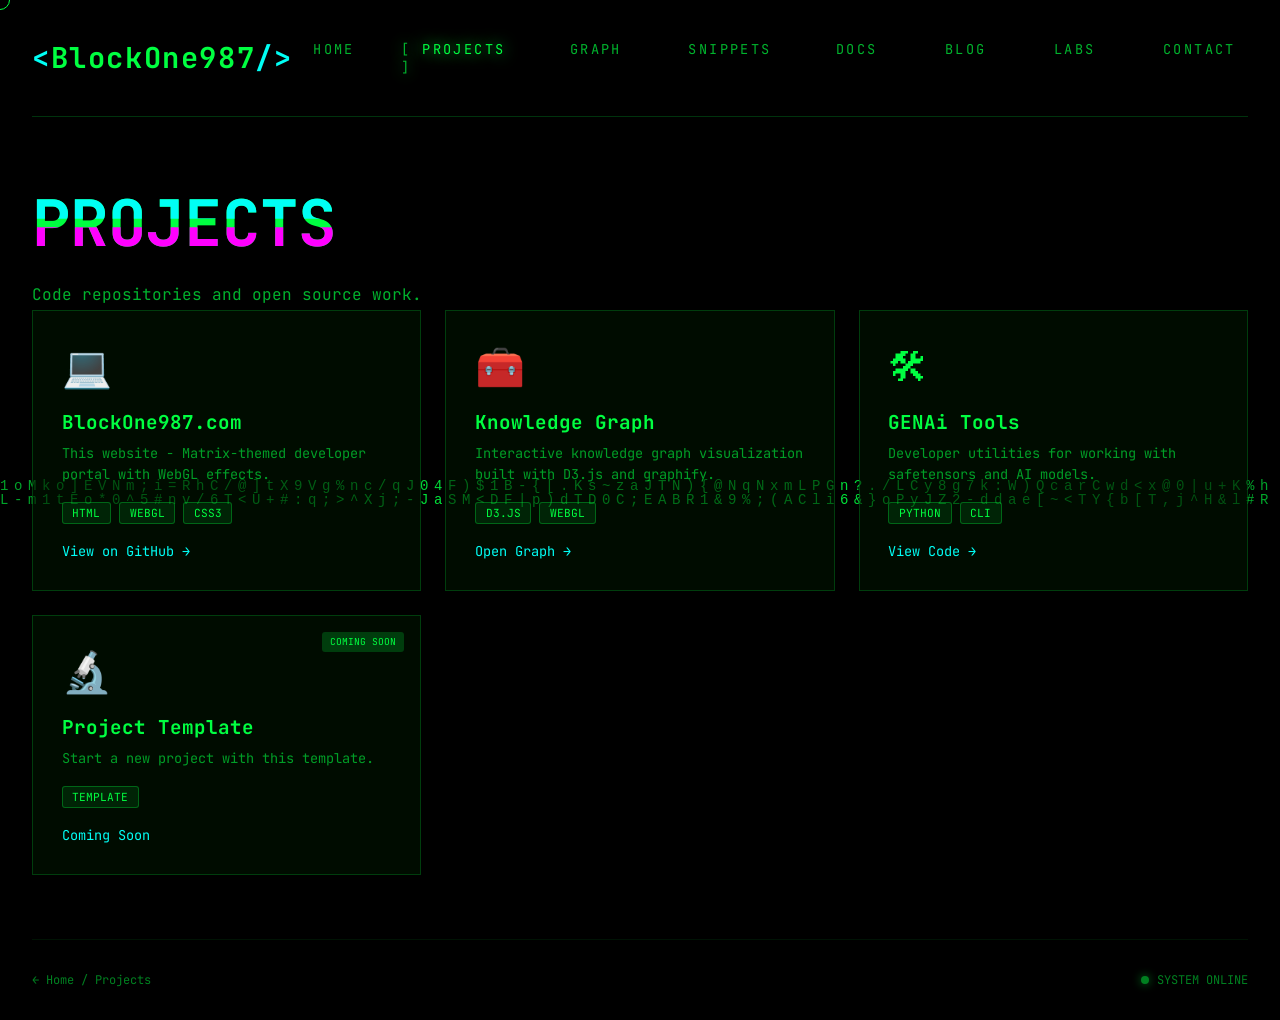
<file: projects.html>
<!DOCTYPE html>
<html lang="en">
<head>
    <meta charset="UTF-8">
    <meta name="viewport" content="width=device-width, initial-scale=1.0">
    <title>Projects | BlockOne987</title>
    <link rel="preconnect" href="https://fonts.googleapis.com">
    <link rel="preconnect" href="https://fonts.gstatic.com" crossorigin>
    <link href="https://fonts.googleapis.com/css2?family=Fira+Code:wght@300;400;500;600;700&family=JetBrains+Mono:wght@400;500;700&display=swap" rel="stylesheet">
    <style>
        * { margin: 0; padding: 0; box-sizing: border-box; }
        :root { --matrix-green: #00ff41; --accent-cyan: #00fff5; --accent-pink: #ff00ff; }
        body { background: #000; overflow-x: hidden; font-family: 'JetBrains Mono', monospace; color: var(--matrix-green); cursor: crosshair; }
        
        #matrix-canvas { position: fixed; top: 0; left: 0; z-index: 0; }
        .overlay { position: fixed; top: 0; left: 0; width: 100%; height: 100%; background: radial-gradient(ellipse at center, transparent 0%, rgba(0,0,0,0.5) 100%); pointer-events: none; z-index: 1; }
        
        .container { position: relative; z-index: 10; min-height: 100vh; padding: 2rem; display: flex; flex-direction: column; }
        header { display: flex; justify-content: space-between; align-items: center; padding-bottom: 2rem; border-bottom: 1px solid rgba(0,255,65,0.2); animation: slideDown 0.8s ease-out; }
        @keyframes slideDown { from { transform: translateY(-100px); opacity: 0; } to { transform: translateY(0); opacity: 1; } }
        
        .logo { font-size: 1.8rem; font-weight: 700; letter-spacing: 0.1rem; }
        .logo a { color: var(--matrix-green); text-decoration: none; }
        .logo a:hover { text-shadow: 0 0 10px var(--matrix-green), 0 0 20px var(--matrix-green); }
        .logo::before { content: '<'; color: var(--accent-cyan); }
        .logo::after { content: '/>'; color: var(--accent-cyan); animation: blink 1s infinite; }
        @keyframes blink { 0%,50% { opacity: 1; } 51%,100% { opacity: 0; } }
        
        nav { display: flex; gap: 2rem; }
        nav a { color: var(--matrix-green); text-decoration: none; font-size: 0.85rem; letter-spacing: 0.15rem; text-transform: uppercase; padding: 0.5rem 0; opacity: 0.7; }
        nav a:hover, nav a.active { opacity: 1; text-shadow: 0 0 15px var(--matrix-green); }
        nav a::before, nav a::after { opacity: 0; }
        nav a::before { content: '[ '; }
        nav a::after { content: ' ]'; }
        nav a:hover::before, nav a:hover::after, nav a.active::before, nav a.active::after { opacity: 0.7; }
        
        main { flex: 1; display: flex; flex-direction: column; justify-content: center; padding: 4rem 0; }
        .hero h1 { font-size: clamp(2rem, 5vw, 4rem); font-weight: 700; margin-bottom: 1rem; position: relative; display: inline-block; }
        .hero h1 .glitch { position: relative; animation: glitch 2s infinite; }
        .hero h1 .glitch::before, .hero h1 .glitch::after { content: attr(data-text); position: absolute; top: 0; left: 0; width: 100%; height: 100%; }
        .hero h1 .glitch::before { color: var(--accent-cyan); animation: glitch-1 0.3s infinite; clip-path: polygon(0 0, 100% 0, 100% 45%, 0 45%); }
        .hero h1 .glitch::after { color: var(--accent-pink); animation: glitch-2 0.3s infinite; clip-path: polygon(0 55%, 100% 55%, 100% 100%, 0 100%); }
        @keyframes glitch { 0%,90%,100% { transform: translate(0); } }
        @keyframes glitch-1 { 0%,100% { transform: translate(0); } }
        @keyframes glitch-2 { 0%,100% { transform: translate(0); } }
        .hero p { font-size: 1rem; opacity: 0.7; max-width: 500px; line-height: 1.8; animation: fadeIn 1s ease-out 0.3s both; }
        @keyframes fadeIn { from { opacity: 0; transform: translateY(20px); } to { opacity: 0.7; transform: translateY(0); } }
        
        .card-grid { display: grid; grid-template-columns: repeat(auto-fill, minmax(300px, 1fr)); gap: 1.5rem; }
        .card { background: rgba(0,20,0,0.6); border: 1px solid rgba(0,255,65,0.2); padding: 1.8rem; transition: all 0.4s; position: relative; overflow: hidden; opacity: 0; transform: translateY(30px); animation: cardIn 0.6s ease-out forwards; }
        .card:nth-child(1) { animation-delay: 0.1s; }
        .card:nth-child(2) { animation-delay: 0.2s; }
        .card:nth-child(3) { animation-delay: 0.3s; }
        .card:nth-child(4) { animation-delay: 0.4s; }
        @keyframes cardIn { to { opacity: 1; transform: translateY(0); } }
        .card:hover { border-color: var(--matrix-green); box-shadow: 0 0 30px rgba(0,255,65,0.3), inset 0 0 20px rgba(0,255,65,0.1); transform: translateY(-5px); background: rgba(0,40,0,0.7); }
        .card-icon { font-size: 2.5rem; margin-bottom: 1rem; }
        .card h3 { font-size: 1.2rem; margin-bottom: 0.5rem; color: var(--matrix-green); }
        .card p { font-size: 0.85rem; opacity: 0.6; margin-bottom: 1rem; line-height: 1.6; }
        .card-meta { display: flex; gap: 0.5rem; flex-wrap: wrap; margin-bottom: 1rem; }
        .tag { background: rgba(0,255,65,0.1); border: 1px solid rgba(0,255,65,0.3); padding: 0.2rem 0.6rem; font-size: 0.7rem; border-radius: 3px; text-transform: uppercase; }
        .card-link { color: var(--accent-cyan); text-decoration: none; font-size: 0.85rem; }
        .card-link:hover { text-shadow: 0 0 10px var(--accent-cyan); }
        .coming-soon { opacity: 0.5; }
        .coming-soon::after { content: 'COMING SOON'; position: absolute; top: 1rem; right: 1rem; background: rgba(0,255,65,0.2); padding: 0.2rem 0.5rem; font-size: 0.6rem; border-radius: 3px; }
        
        footer { margin-top: auto; padding-top: 2rem; border-top: 1px solid rgba(0,255,65,0.15); display: flex; justify-content: space-between; align-items: center; font-size: 0.75rem; opacity: 0.5; }
        .breadcrumbs a { color: var(--matrix-green); text-decoration: none; }
        .status { display: flex; align-items: center; gap: 0.5rem; }
        .status-dot { width: 8px; height: 8px; background: var(--matrix-green); border-radius: 50%; animation: pulse 2s infinite; box-shadow: 0 0 10px var(--matrix-green); }
        @keyframes pulse { 0%,100% { opacity: 1; transform: scale(1); } 50% { opacity: 0.5; transform: scale(0.8); } }
        
        .custom-cursor { position: fixed; width: 20px; height: 20px; border: 1px solid var(--matrix-green); border-radius: 50%; pointer-events: none; z-index: 9999; transform: translate(-50%,-50%); mix-blend-mode: difference; }
        .custom-cursor.hover { width: 50px; height: 50px; border-color: var(--accent-cyan); }
        
        @media (max-width: 768px) { header { flex-direction: column; gap: 1rem; } nav { flex-wrap: wrap; gap: 1rem; } .card-grid { grid-template-columns: 1fr; } footer { flex-direction: column; gap: 1rem; } }
    </style>
</head>
<body>
    <canvas id="matrix-canvas"></canvas>
    <div class="overlay"></div>
    <div class="custom-cursor" id="cursor"></div>
    <div class="container">
        <header>
            <div class="logo"><a href="index.html">BlockOne987</a></div>
            <nav>
                <a href="index.html">Home</a>
                <a href="projects.html" class="active">Projects</a>
                <a href="graphify-out/graph.html">Graph</a>
                <a href="snippets.html">Snippets</a>
                <a href="docs.html">Docs</a>
                <a href="blog.html">Blog</a>
                <a href="labs.html">Labs</a>
                <a href="contact.html">Contact</a>
            </nav>
        </header>
        <main>
            <div class="hero">
                <h1><span class="glitch" data-text="PROJECTS">PROJECTS</span></h1>
                <p>Code repositories and open source work.</p>
            </div>
            <div class="card-grid">
                <div class="card">
                    <div class="card-icon">&#x1F4BB;</div>
                    <h3>BlockOne987.com</h3>
                    <p>This website - Matrix-themed developer portal with WebGL effects.</p>
                    <div class="card-meta"><span class="tag">HTML</span><span class="tag">WebGL</span><span class="tag">CSS3</span></div>
                    <a href="https://github.com/blockone987/blockone987" target="_blank" class="card-link">View on GitHub &rarr;</a>
                </div>
                <div class="card">
                    <div class="card-icon">&#x1F9F0;</div>
                    <h3>Knowledge Graph</h3>
                    <p>Interactive knowledge graph visualization built with D3.js and graphify.</p>
                    <div class="card-meta"><span class="tag">D3.js</span><span class="tag">WebGL</span></div>
                    <a href="graphify-out/graph.html" class="card-link">Open Graph &rarr;</a>
                </div>
                <div class="card">
                    <div class="card-icon">&#x1F6E0;</div>
                    <h3>GENAi Tools</h3>
                    <p>Developer utilities for working with safetensors and AI models.</p>
                    <div class="card-meta"><span class="tag">Python</span><span class="tag">CLI</span></div>
                    <a href="tools/GENAi/inspect_safetensors.py" class="card-link">View Code &rarr;</a>
                </div>
                <div class="card coming-soon">
                    <div class="card-icon">&#x1F52C;</div>
                    <h3>Project Template</h3>
                    <p>Start a new project with this template.</p>
                    <div class="card-meta"><span class="tag">Template</span></div>
                    <span class="card-link">Coming Soon</span>
                </div>
            </div>
        </main>
        <footer>
            <div class="breadcrumbs"><a href="index.html">&larr; Home</a> / Projects</div>
            <div class="status"><span class="status-dot"></span><span>SYSTEM ONLINE</span></div>
        </footer>
    </div>
    <script>
        const canvas = document.getElementById('matrix-canvas'), ctx = canvas.getContext('2d');
        canvas.width = window.innerWidth; canvas.height = window.innerHeight;
        const chars = 'ABCDEFGHIJKLMNOPQRSTUVWXYZabcdefghijklmnopqrstuvwxyz0123456789@#$%^&*()*&^%+-=[]{}|;:,.<>?/~';
        const charArray = chars.split(''), fontSize = 14, drops = Array(Math.floor(canvas.width / fontSize)).fill(1);
        function draw() { ctx.fillStyle = 'rgba(0,0,0,0.03)'; ctx.fillRect(0, 0, canvas.width, canvas.height); ctx.fillStyle = '#00ff41'; ctx.font = fontSize + 'px monospace'; for (let i = 0; i < drops.length; i++) { ctx.fillText(charArray[Math.floor(Math.random() * charArray.length)], i * fontSize, drops[i] * fontSize); if (drops[i] * fontSize > canvas.height && Math.random() > 0.975) drops[i] = 0; drops[i]++; } }
        setInterval(draw, 50); window.addEventListener('resize', () => { canvas.width = window.innerWidth; canvas.height = window.innerHeight; });
        const cursor = document.getElementById('cursor');
        document.addEventListener('mousemove', e => { cursor.style.left = e.clientX + 'px'; cursor.style.top = e.clientY + 'px'; });
        document.querySelectorAll('a, .card').forEach(el => { el.addEventListener('mouseenter', () => cursor.classList.add('hover')); el.addEventListener('mouseleave', () => cursor.classList.remove('hover')); });
    </script>
</body>
</html>
</file>
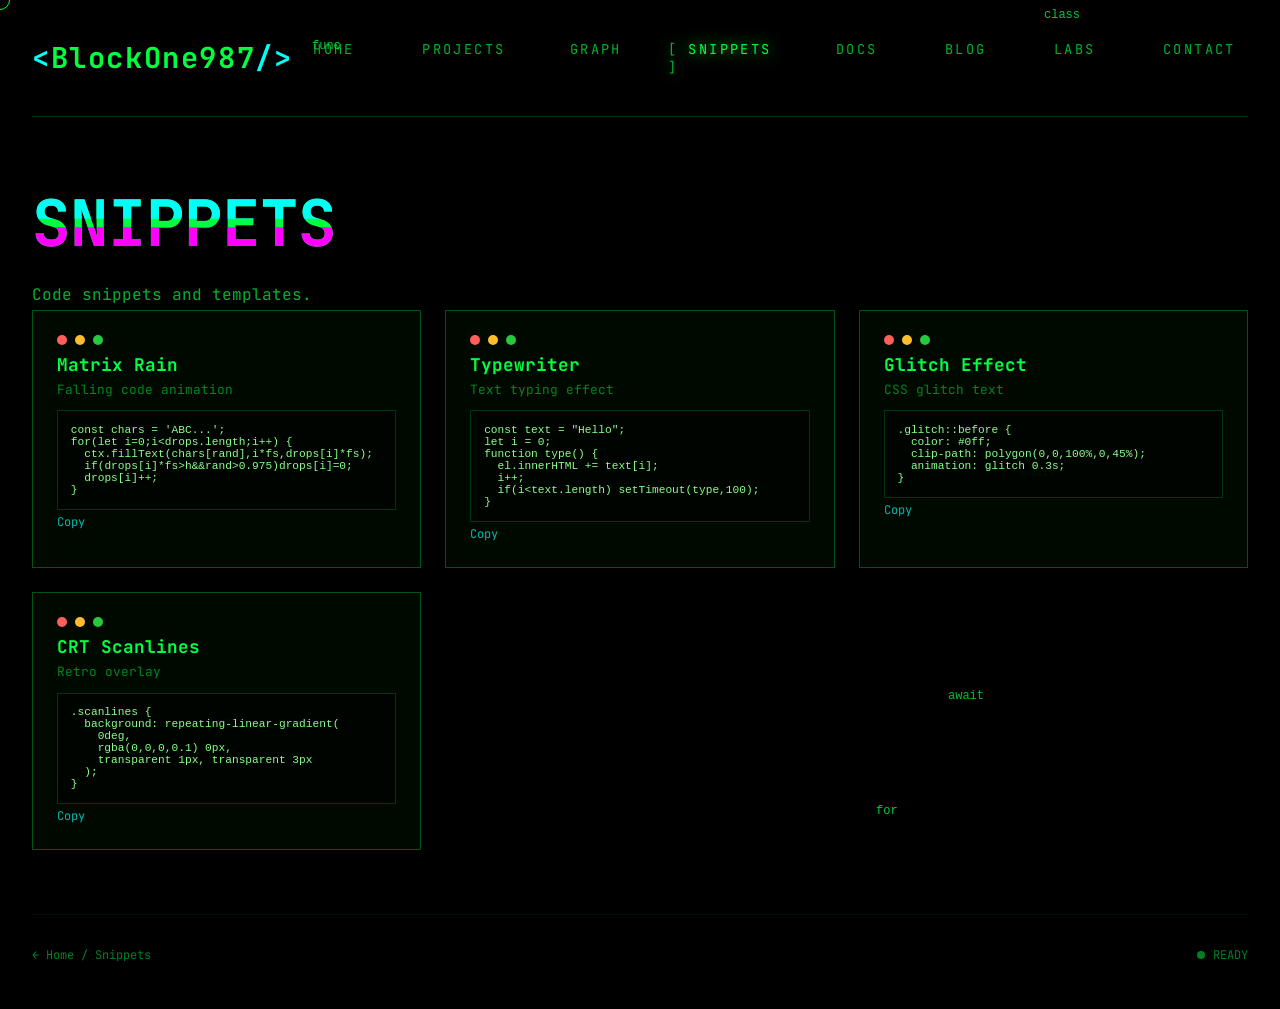
<file: snippets.html>
<!DOCTYPE html>
<html lang="en">
<head>
    <meta charset="UTF-8">
    <meta name="viewport" content="width=device-width, initial-scale=1.0">
    <title>Snippets | BlockOne987</title>
    <link rel="preconnect" href="https://fonts.googleapis.com">
    <link rel="preconnect" href="https://fonts.gstatic.com" crossorigin>
    <link href="https://fonts.googleapis.com/css2?family=Fira+Code:wght@300;400;500;600;700&family=JetBrains+Mono:wght@400;500;700&display=swap" rel="stylesheet">
    <style>
        * { margin: 0; padding: 0; box-sizing: border-box; }
        :root { --matrix-green: #00ff41; --accent-cyan: #00fff5; --accent-pink: #ff00ff; }
        body { background: #000; overflow-x: hidden; font-family: 'JetBrains Mono', monospace; color: var(--matrix-green); cursor: crosshair; }
        
        #typewriter-canvas { position: fixed; top: 0; left: 0; width: 100%; height: 100%; z-index: 0; }
        
        .container { position: relative; z-index: 10; min-height: 100vh; padding: 2rem; display: flex; flex-direction: column; }
        header { display: flex; justify-content: space-between; align-items: center; padding-bottom: 2rem; border-bottom: 1px solid rgba(0,255,65,0.2); }
        .logo { font-size: 1.8rem; font-weight: 700; letter-spacing: 0.1rem; }
        .logo a { color: var(--matrix-green); text-decoration: none; }
        .logo a:hover { text-shadow: 0 0 10px var(--matrix-green); }
        .logo::before { content: '<'; color: var(--accent-cyan); }
        .logo::after { content: '/>'; color: var(--accent-cyan); animation: blink 1s infinite; }
        @keyframes blink { 0%,50% { opacity: 1; } 51%,100% { opacity: 0; } }
        nav { display: flex; gap: 2rem; }
        nav a { color: var(--matrix-green); text-decoration: none; font-size: 0.85rem; letter-spacing: 0.15rem; text-transform: uppercase; padding: 0.5rem 0; opacity: 0.7; }
        nav a:hover, nav a.active { opacity: 1; text-shadow: 0 0 15px var(--matrix-green); }
        nav a::before, nav a::after { opacity: 0; }
        nav a::before { content: '[ '; }
        nav a::after { content: ' ]'; }
        nav a:hover::before, nav a:hover::after, nav a.active::before, nav a.active::after { opacity: 0.7; }
        
        main { flex: 1; display: flex; flex-direction: column; justify-content: center; padding: 4rem 0; }
        .hero h1 { font-size: clamp(2rem, 5vw, 4rem); font-weight: 700; margin-bottom: 1rem; position: relative; }
        .hero h1 .glitch { position: relative; animation: glitch 2s infinite; }
        .hero h1 .glitch::before, .hero h1 .glitch::after { content: attr(data-text); position: absolute; top: 0; left: 0; width: 100%; height: 100%; }
        .hero h1 .glitch::before { color: var(--accent-cyan); animation: glitch-1 0.3s infinite; clip-path: polygon(0 0, 100% 0, 100% 45%, 0 45%); }
        .hero h1 .glitch::after { color: var(--accent-pink); animation: glitch-2 0.3s infinite; clip-path: polygon(0 55%, 100% 55%, 100% 100%, 0 100%); }
        @keyframes glitch { 0%,90%,100% { transform: translate(0); } }
        .hero p { font-size: 1rem; opacity: 0.7; max-width: 500px; line-height: 1.8; }
        
        .card-grid { display: grid; grid-template-columns: repeat(auto-fill, minmax(300px, 1fr)); gap: 1.5rem; }
        .card { background: rgba(0,10,0,0.9); border: 1px solid rgba(0,255,65,0.3); padding: 1.5rem; transition: all 0.3s; position: relative; opacity: 0; animation: fadeIn 0.6s ease-out forwards; }
        .card:nth-child(1) { animation-delay: 0.1s; }
        .card:nth-child(2) { animation-delay: 0.2s; }
        .card:nth-child(3) { animation-delay: 0.3s; }
        .card:nth-child(4) { animation-delay: 0.4s; }
        @keyframes fadeIn { to { opacity: 1; } }
        .card:hover { border-color: var(--accent-cyan); box-shadow: 0 0 20px rgba(0,255,245,0.3); }
        .card:hover h3 { color: var(--accent-cyan); }
        
        .terminal-header { display: flex; gap: 0.5rem; margin-bottom: 0.5rem; }
        .terminal-dot { width: 10px; height: 10px; border-radius: 50%; }
        .terminal-dot.red { background: #ff5f56; }
        .terminal-dot.yellow { background: #ffbd2e; }
        .terminal-dot.green { background: #27c93f; }
        
        .card h3 { font-size: 1.1rem; margin-bottom: 0.3rem; color: var(--matrix-green); }
        .card p { font-size: 0.8rem; opacity: 0.5; margin-bottom: 0.8rem; }
        
        .code-block { background: rgba(0,0,0,0.5); border: 1px solid rgba(0,255,65,0.2); padding: 0.8rem; font-size: 0.7rem; overflow-x: auto; max-height: 120px; }
        .code-block pre { margin: 0; white-space: pre-wrap; color: #8f8; }
        
        .copy-btn { color: var(--accent-cyan); font-size: 0.75rem; cursor: pointer; opacity: 0.7; }
        .copy-btn:hover { opacity: 1; }
        
        .footer { margin-top: auto; padding-top: 2rem; border-top: 1px solid rgba(0,255,65,0.15); display: flex; justify-content: space-between; font-size: 0.75rem; opacity: 0.5; }
        .footer a { color: var(--matrix-green); text-decoration: none; }
        .status { display: flex; align-items: center; gap: 0.5rem; }
        .status-dot { width: 8px; height: 8px; background: var(--matrix-green); border-radius: 50%; animation: pulse 1s infinite; }
        @keyframes pulse { 0%,50% { opacity: 1; } 51%,100% { opacity: 0.3; } }
        
        .custom-cursor { position: fixed; width: 20px; height: 20px; border: 1px solid var(--matrix-green); border-radius: 50%; pointer-events: none; z-index: 9999; transform: translate(-50%,-50%); mix-blend-mode: difference; }
        @media (max-width: 768px) { header { flex-direction: column; } nav { flex-wrap: wrap; gap: 1rem; } .card-grid { grid-template-columns: 1fr; } .footer { flex-direction: column; gap: 1rem; } }
    </style>
</head>
<body>
    <canvas id="typewriter-canvas"></canvas>
    <div class="custom-cursor" id="cursor"></div>
    <div class="container">
        <header>
            <div class="logo"><a href="index.html">BlockOne987</a></div>
            <nav>
                <a href="index.html">Home</a>
                <a href="projects.html">Projects</a>
                <a href="graphify-out/graph.html">Graph</a>
                <a href="snippets.html" class="active">Snippets</a>
                <a href="docs.html">Docs</a>
                <a href="blog.html">Blog</a>
                <a href="labs.html">Labs</a>
                <a href="contact.html">Contact</a>
            </nav>
        </header>
        <main>
            <div class="hero">
                <h1><span class="glitch" data-text="SNIPPETS">SNIPPETS</span></h1>
                <p>Code snippets and templates.</p>
            </div>
            <div class="card-grid">
                <div class="card">
                    <div class="terminal-header"><span class="terminal-dot red"></span><span class="terminal-dot yellow"></span><span class="terminal-dot green"></span></div>
                    <h3>Matrix Rain</h3>
                    <p>Falling code animation</p>
                    <div class="code-block"><pre>const chars = 'ABC...';
for(let i=0;i&lt;drops.length;i++) {
  ctx.fillText(chars[rand],i*fs,drops[i]*fs);
  if(drops[i]*fs>h&&rand>0.975)drops[i]=0;
  drops[i]++;
}</pre></div>
                    <span class="copy-btn">Copy</span>
                </div>
                <div class="card">
                    <div class="terminal-header"><span class="terminal-dot red"></span><span class="terminal-dot yellow"></span><span class="terminal-dot green"></span></div>
                    <h3>Typewriter</h3>
                    <p>Text typing effect</p>
                    <div class="code-block"><pre>const text = "Hello";
let i = 0;
function type() {
  el.innerHTML += text[i];
  i++;
  if(i&lt;text.length) setTimeout(type,100);
}</pre></div>
                    <span class="copy-btn">Copy</span>
                </div>
                <div class="card">
                    <div class="terminal-header"><span class="terminal-dot red"></span><span class="terminal-dot yellow"></span><span class="terminal-dot green"></span></div>
                    <h3>Glitch Effect</h3>
                    <p>CSS glitch text</p>
                    <div class="code-block"><pre>.glitch::before {
  color: #0ff;
  clip-path: polygon(0,0,100%,0,45%);
  animation: glitch 0.3s;
}</pre></div>
                    <span class="copy-btn">Copy</span>
                </div>
                <div class="card">
                    <div class="terminal-header"><span class="terminal-dot red"></span><span class="terminal-dot yellow"></span><span class="terminal-dot green"></span></div>
                    <h3>CRT Scanlines</h3>
                    <p>Retro overlay</p>
                    <div class="code-block"><pre>.scanlines {
  background: repeating-linear-gradient(
    0deg,
    rgba(0,0,0,0.1) 0px,
    transparent 1px, transparent 3px
  );
}</pre></div>
                    <span class="copy-btn">Copy</span>
                </div>
            </div>
        </main>
        <div class="footer">
            <div><a href="index.html">&larr; Home</a> / Snippets</div>
            <div class="status"><span class="status-dot"></span>READY</div>
        </div>
    </div>
    <script>
        const canvas = document.getElementById('typewriter-canvas'), ctx = canvas.getContext('2d');
        canvas.width = window.innerWidth; canvas.height = window.innerHeight;
        
        const codes = ['def', 'func', 'var', 'const', 'let', 'class', 'import', 'export', 'async', 'await', 'if', 'else', 'for', 'while', 'return'];
        let columnDrops = [];
        
        function initColumns() {
            const fontSize = 12;
            const cols = Math.floor(canvas.width / fontSize);
            columnDrops = [];
            for(let i = 0; i < cols; i++) { columnDrops[i] = { x: i * fontSize, y: Math.random() * canvas.height, speed: 0.5 + Math.random() * 2 }; }
        }
        
        function draw() {
            ctx.fillStyle = 'rgba(0, 0, 0, 0.05)';
            ctx.fillRect(0, 0, canvas.width, canvas.height);
            ctx.fillStyle = '#00ff41';
            ctx.font = '12px monospace';
            ctx.globalAlpha = 0.8;
            
            for(let i = 0; i < columnDrops.length; i++) {
                if(Math.random() > 0.95) {
                    const code = codes[Math.floor(Math.random() * codes.length)];
                    ctx.fillText(code, columnDrops[i].x, columnDrops[i].y);
                }
                columnDrops[i].y += columnDrops[i].speed;
                if(columnDrops[i].y > canvas.height) columnDrops[i].y = 0;
            }
            ctx.globalAlpha = 1;
        }
        
        initColumns();
        setInterval(draw, 50);
        window.addEventListener('resize', () => { canvas.width = window.innerWidth; canvas.height = window.innerHeight; initColumns(); });
        
        const cursor = document.getElementById('cursor');
        document.addEventListener('mousemove', e => { cursor.style.left = e.clientX + 'px'; cursor.style.top = e.clientY + 'px'; });
        document.querySelectorAll('a, .card').forEach(el => { el.addEventListener('mouseenter', () => cursor.classList.add('hover')); el.addEventListener('mouseleave', () => cursor.classList.remove('hover')); });
    </script>
</body>
</html>
</file>
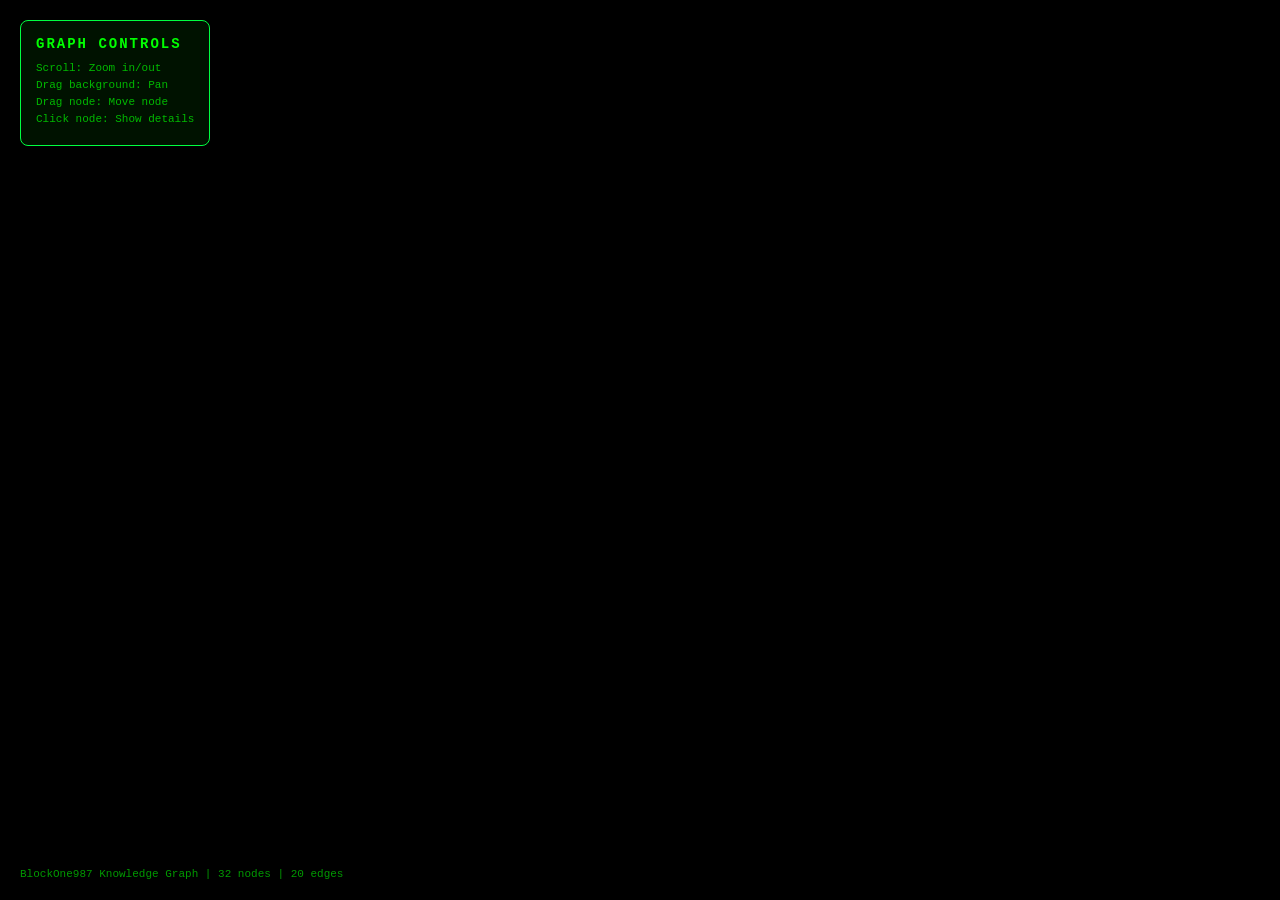
<file: graphify-out/graph.html>
<!DOCTYPE html>
<html>
<head>
    <meta charset="utf-8">
    <title>BlockOne987 Knowledge Graph</title>
    <style>
        * { margin: 0; padding: 0; box-sizing: border-box; }
        body { 
            margin: 0; 
            background: #000; 
            color: #0f0; 
            font-family: 'Fira Code', 'Courier New', monospace;
            overflow: hidden;
        }
        #graph { width: 100vw; height: 100vh; }
        .link { stroke: #00ff41; stroke-opacity: 0.4; }
        .node circle { fill: #00ff41; cursor: pointer; transition: all 0.2s; }
        .node:hover circle { fill: #00fff5; r: 12; }
        .node text { 
            fill: #00ff41; 
            font-size: 11px; 
            pointer-events: none;
            text-shadow: 0 0 3px #000;
        }
        .node:hover text { fill: #00fff5; }
        .controls {
            position: fixed;
            top: 20px;
            left: 20px;
            z-index: 100;
            background: rgba(0, 20, 0, 0.9);
            border: 1px solid #00ff41;
            padding: 15px;
            border-radius: 8px;
        }
        .controls h3 { margin-bottom: 10px; font-size: 14px; letter-spacing: 2px; }
        .controls p { font-size: 11px; opacity: 0.7; margin: 5px 0; }
        .legend {
            position: fixed;
            bottom: 20px;
            left: 20px;
            z-index: 100;
            font-size: 11px;
            opacity: 0.6;
        }
    </style>
</head>
<body>
    <div class="controls">
        <h3>GRAPH CONTROLS</h3>
        <p>Scroll: Zoom in/out</p>
        <p>Drag background: Pan</p>
        <p>Drag node: Move node</p>
        <p>Click node: Show details</p>
    </div>
    <div id="graph"></div>
    <div class="legend">BlockOne987 Knowledge Graph | 32 nodes | 20 edges</div>
    
    <script src="https://d3js.org/d3.v7.min.js"></script>
    <script>
    const nodes = [
        {"id": "tools_genai_inspect_safetensors_py", "label": "inspect_safetensors.py", "group": 0},
        {"id": "inspect_safetensors_ensure_dependencies", "label": "ensure_dependencies()", "group": 0},
        {"id": "inspect_safetensors_get_safe_tensor_location", "label": "get_safe_tensor_location()", "group": 0},
        {"id": "inspect_safetensors_display_tensor_keys", "label": "display_tensor_keys()", "group": 0},
        {"id": "inspect_safetensors_display_tensor_metadata", "label": "display_tensor_metadata()", "group": 0},
        {"id": "inspect_safetensors_main", "label": "main()", "group": 0},
        {"id": "webgl_context", "label": "WebGL Context", "group": 0},
        {"id": "canvas_element", "label": "Canvas Element", "group": 0},
        {"id": "vertex_shader", "label": "Vertex Shader", "group": 0},
        {"id": "fragment_shader", "label": "Fragment Shader", "group": 0},
        {"id": "matrix_rain_effect", "label": "Matrix Rain Effect", "group": 0},
        {"id": "shader_program", "label": "Shader Program", "group": 0},
        {"id": "gpu_accelerated_graphics", "label": "GPU Accelerated Graphics", "group": 0},
        {"id": "slideDown_animation", "label": "SlideDown Animation", "group": 0},
        {"id": "glitch_animation", "label": "Glitch Animation", "group": 0},
        {"id": "fadeIn_animation", "label": "FadeIn Animation", "group": 0},
        {"id": "pulse_animation", "label": "Pulse Animation", "group": 0},
        {"id": "cardIn_animation", "label": "CardIn Animation", "group": 0},
        {"id": "crt_scanlines", "label": "CRT Scanlines Effect", "group": 0},
        {"id": "custom_cursor", "label": "Custom Cursor", "group": 0},
        {"id": "mouse_tracking", "label": "Mouse Tracking", "group": 0},
        {"id": "live_coordinates", "label": "Live Coordinates Display", "group": 0},
        {"id": "click_glitch_effect", "label": "Click Glitch Effect", "group": 0},
        {"id": "sitemap", "label": "Developer Sitemap", "group": 0},
        {"id": "projects_page", "label": "Projects Page", "group": 0},
        {"id": "tools_page", "label": "Tools Page", "group": 0},
        {"id": "snippets_page", "label": "Snippets Page", "group": 0},
        {"id": "docs_page", "label": "Docs Page", "group": 0},
        {"id": "blog_page", "label": "Blog Page", "group": 0},
        {"id": "labs_page", "label": "Labs Page", "group": 0},
        {"id": "github_page", "label": "GitHub Page", "group": 0},
        {"id": "contact_section", "label": "Contact Section", "group": 0}
    ];
    
    const links = [
        {"source": "webgl_context", "target": "vertex_shader", "relation": "uses"},
        {"source": "webgl_context", "target": "fragment_shader", "relation": "uses"},
        {"source": "fragment_shader", "target": "matrix_rain_effect", "relation": "implements"},
        {"source": "canvas_element", "target": "webgl_context", "relation": "depends_on"},
        {"source": "canvas_element", "target": "matrix_rain_effect", "relation": "depends_on"},
        {"source": "custom_cursor", "target": "mouse_tracking", "relation": "depends_on"},
        {"source": "live_coordinates", "target": "mouse_tracking", "relation": "depends_on"},
        {"source": "click_glitch_effect", "target": "glitch_animation", "relation": "relates_to"},
        {"source": "sitemap", "target": "projects_page", "relation": "contains"},
        {"source": "sitemap", "target": "tools_page", "relation": "contains"},
        {"source": "sitemap", "target": "snippets_page", "relation": "contains"},
        {"source": "sitemap", "target": "docs_page", "relation": "contains"},
        {"source": "sitemap", "target": "blog_page", "relation": "contains"},
        {"source": "sitemap", "target": "labs_page", "relation": "contains"},
        {"source": "sitemap", "target": "github_page", "relation": "contains"},
        {"source": "sitemap", "target": "contact_section", "relation": "contains"},
        {"source": "inspect_safetensors_main", "target": "inspect_safetensors_ensure_dependencies", "relation": "calls"},
        {"source": "inspect_safetensors_main", "target": "inspect_safetensors_get_safe_tensor_location", "relation": "calls"},
        {"source": "inspect_safetensors_main", "target": "inspect_safetensors_display_tensor_keys", "relation": "calls"},
        {"source": "inspect_safetensors_main", "target": "inspect_safetensors_display_tensor_metadata", "relation": "calls"}
    ];
    
    const width = window.innerWidth;
    const height = window.innerHeight;
    
    const svg = d3.select("#graph")
        .append("svg")
        .attr("width", width)
        .attr("height", height)
        .attr("viewBox", [0, 0, width, height]);
    
    // Add zoom behavior
    const g = svg.append("g");
    
    const zoom = d3.zoom()
        .scaleExtent([0.2, 4])
        .on("zoom", (event) => g.attr("transform", event.transform));
    
    svg.call(zoom);
    
    // Initial zoom to fit
    svg.call(zoom.transform, d3.zoomIdentity.translate(width/4, height/4).scale(0.8));
    
    const simulation = d3.forceSimulation(nodes)
        .force("link", d3.forceLink(links).id(d => d.id).distance(100))
        .force("charge", d3.forceManyBody().strength(-300))
        .force("center", d3.forceCenter(width/2, height/2))
        .force("collision", d3.forceCollide().radius(30));
    
    // Draw links
    const link = g.append("g")
        .selectAll("line")
        .data(links)
        .join("line")
        .attr("class", "link")
        .attr("stroke-width", 1.5);
    
    // Draw nodes
    const node = g.append("g")
        .selectAll("g")
        .data(nodes)
        .join("g")
        .attr("class", "node")
        .call(d3.drag()
            .on("start", dragstarted)
            .on("drag", dragged)
            .on("end", dragended));
    
    node.append("circle")
        .attr("r", 10);
    
    node.append("text")
        .attr("dx", 15)
        .attr("dy", 4)
        .text(d => d.label);
    
    // Tooltip
    const tooltip = d3.select("body").append("div")
        .style("position", "fixed")
        .style("background", "rgba(0,20,0,0.95)")
        .style("border", "1px solid #00ff41")
        .style("padding", "10px")
        .style("border-radius", "5px")
        .style("font-size", "11px")
        .style("pointer-events", "none")
        .style("opacity", 0)
        .style("z-index", 1000);
    
    // Hover effects
    node.on("mouseenter", function(event, d) {
        const connected = links.filter(l => l.source.id === d.id || l.target.id === d.id);
        link.style("stroke", l => (l.source.id === d.id || l.target.id === d.id) ? "#00fff5" : "#00ff41")
            .style("stroke-opacity", l => (l.source.id === d.id || l.target.id === d.id) ? 1 : 0.2);
        
        tooltip.style("opacity", 1)
            .html(`<strong>${d.label}</strong><br>Connections: ${connected.length}`)
            .style("left", (event.pageX + 15) + "px")
            .style("top", (event.pageY - 10) + "px");
    })
    .on("mouseleave", function() {
        link.style("stroke", "#00ff41").style("stroke-opacity", 0.4);
        tooltip.style("opacity", 0);
    });
    
    simulation.on("tick", () => {
        link
            .attr("x1", d => d.source.x)
            .attr("y1", d => d.source.y)
            .attr("x2", d => d.target.x)
            .attr("y2", d => d.target.y);
        
        node.attr("transform", d => `translate(${d.x},${d.y})`);
    });
    
    function dragstarted(event) {
        if (!event.active) simulation.alphaTarget(0.3).restart();
        event.subject.fx = event.subject.x;
        event.subject.fy = event.subject.y;
    }
    
    function dragged(event) {
        event.subject.fx = event.x;
        event.subject.fy = event.y;
    }
    
    function dragended(event) {
        if (!event.active) simulation.alphaTarget(0);
        event.subject.fx = null;
        event.subject.fy = null;
    }
    
    // Keyboard controls
    d3.select("body").on("keydown", (event) => {
        const step = 50;
        if (event.key === "ArrowRight") svg.transition().call(zoom.translateBy, step/zoom.scale(), 0);
        if (event.key === "ArrowLeft") svg.transition().call(zoom.translateBy, -step/zoom.scale(), 0);
        if (event.key === "ArrowUp") svg.transition().call(zoom.translateBy, 0, -step/zoom.scale());
        if (event.key === "ArrowDown") svg.transition().call(zoom.translateBy, 0, step/zoom.scale());
        if (event.key === "+" || event.key === "=") svg.transition().call(zoom.scaleBy, 1.3);
        if (event.key === "-") svg.transition().call(zoom.scaleBy, 0.7);
        if (event.key === "0") svg.transition().call(zoom.transform, d3.zoomIdentity.translate(width/2, height/2).scale(1));
    });
    </script>
</body>
</html>
</file>
